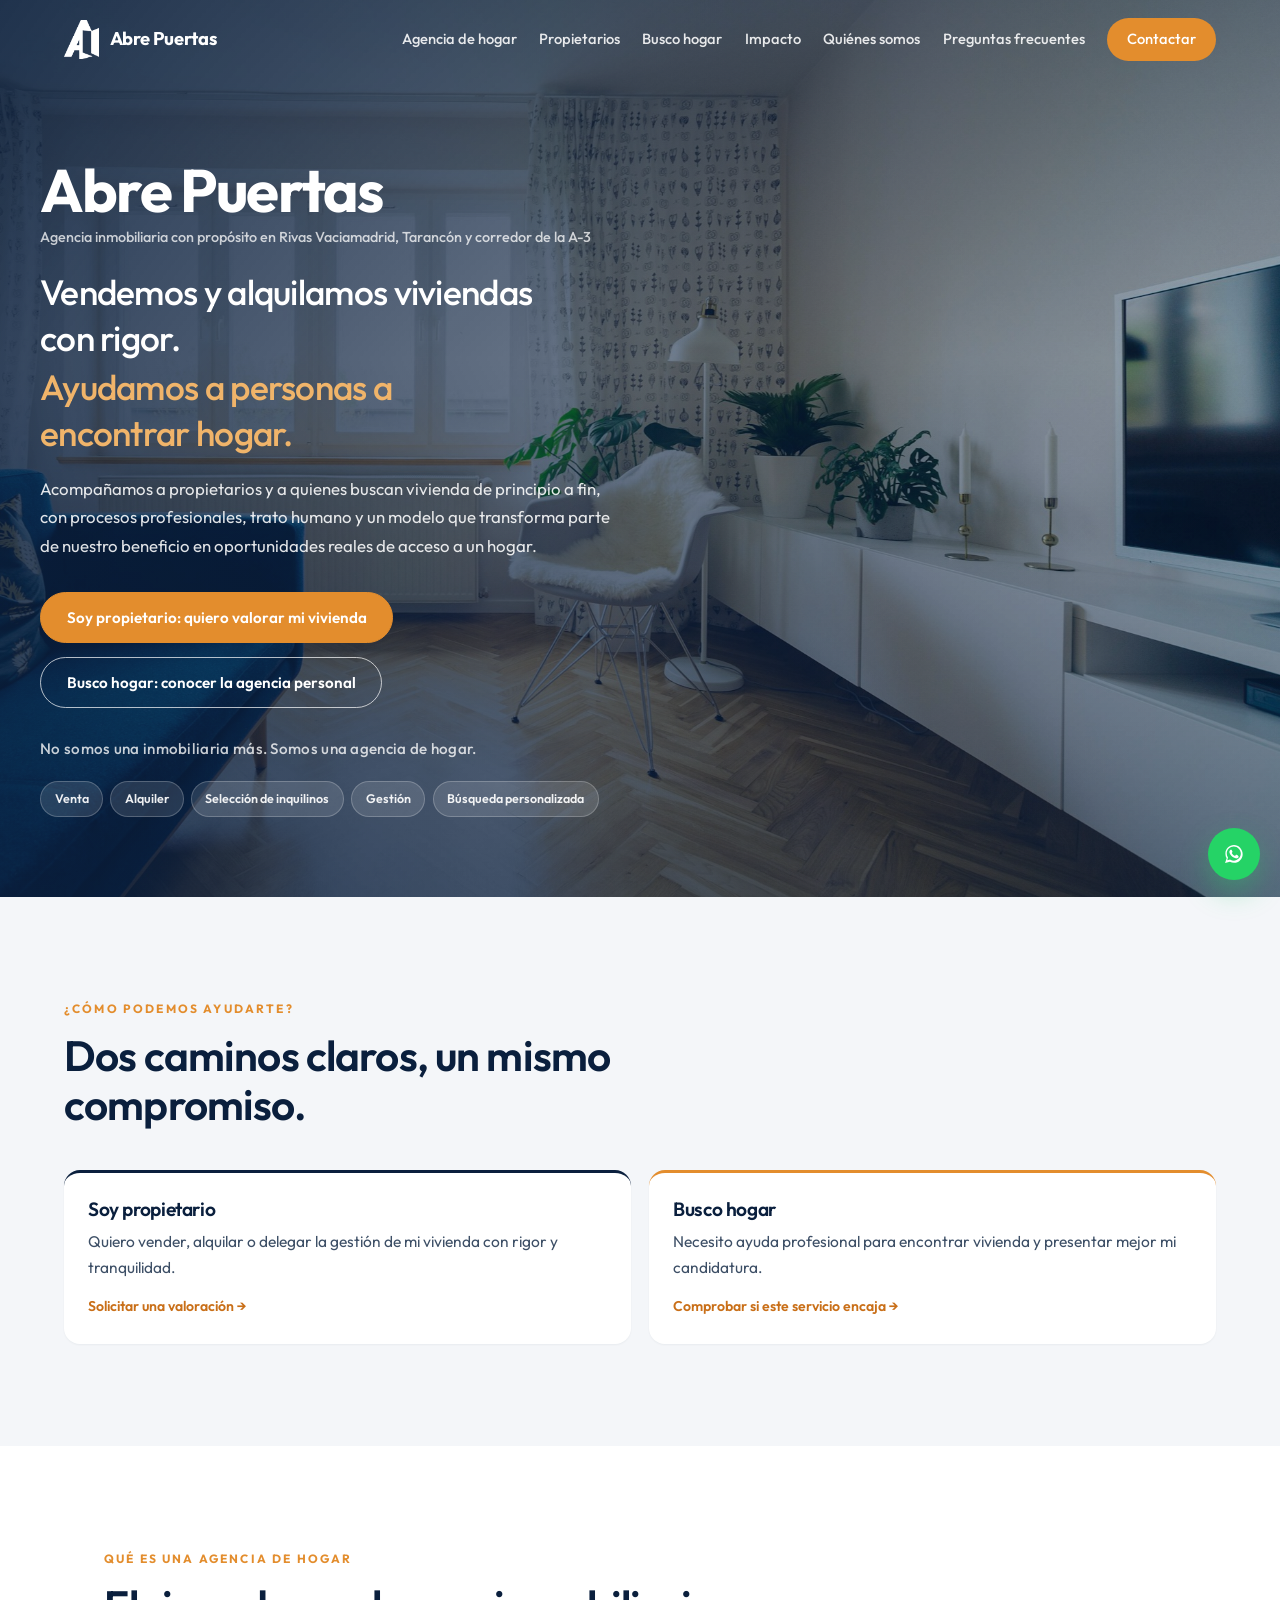
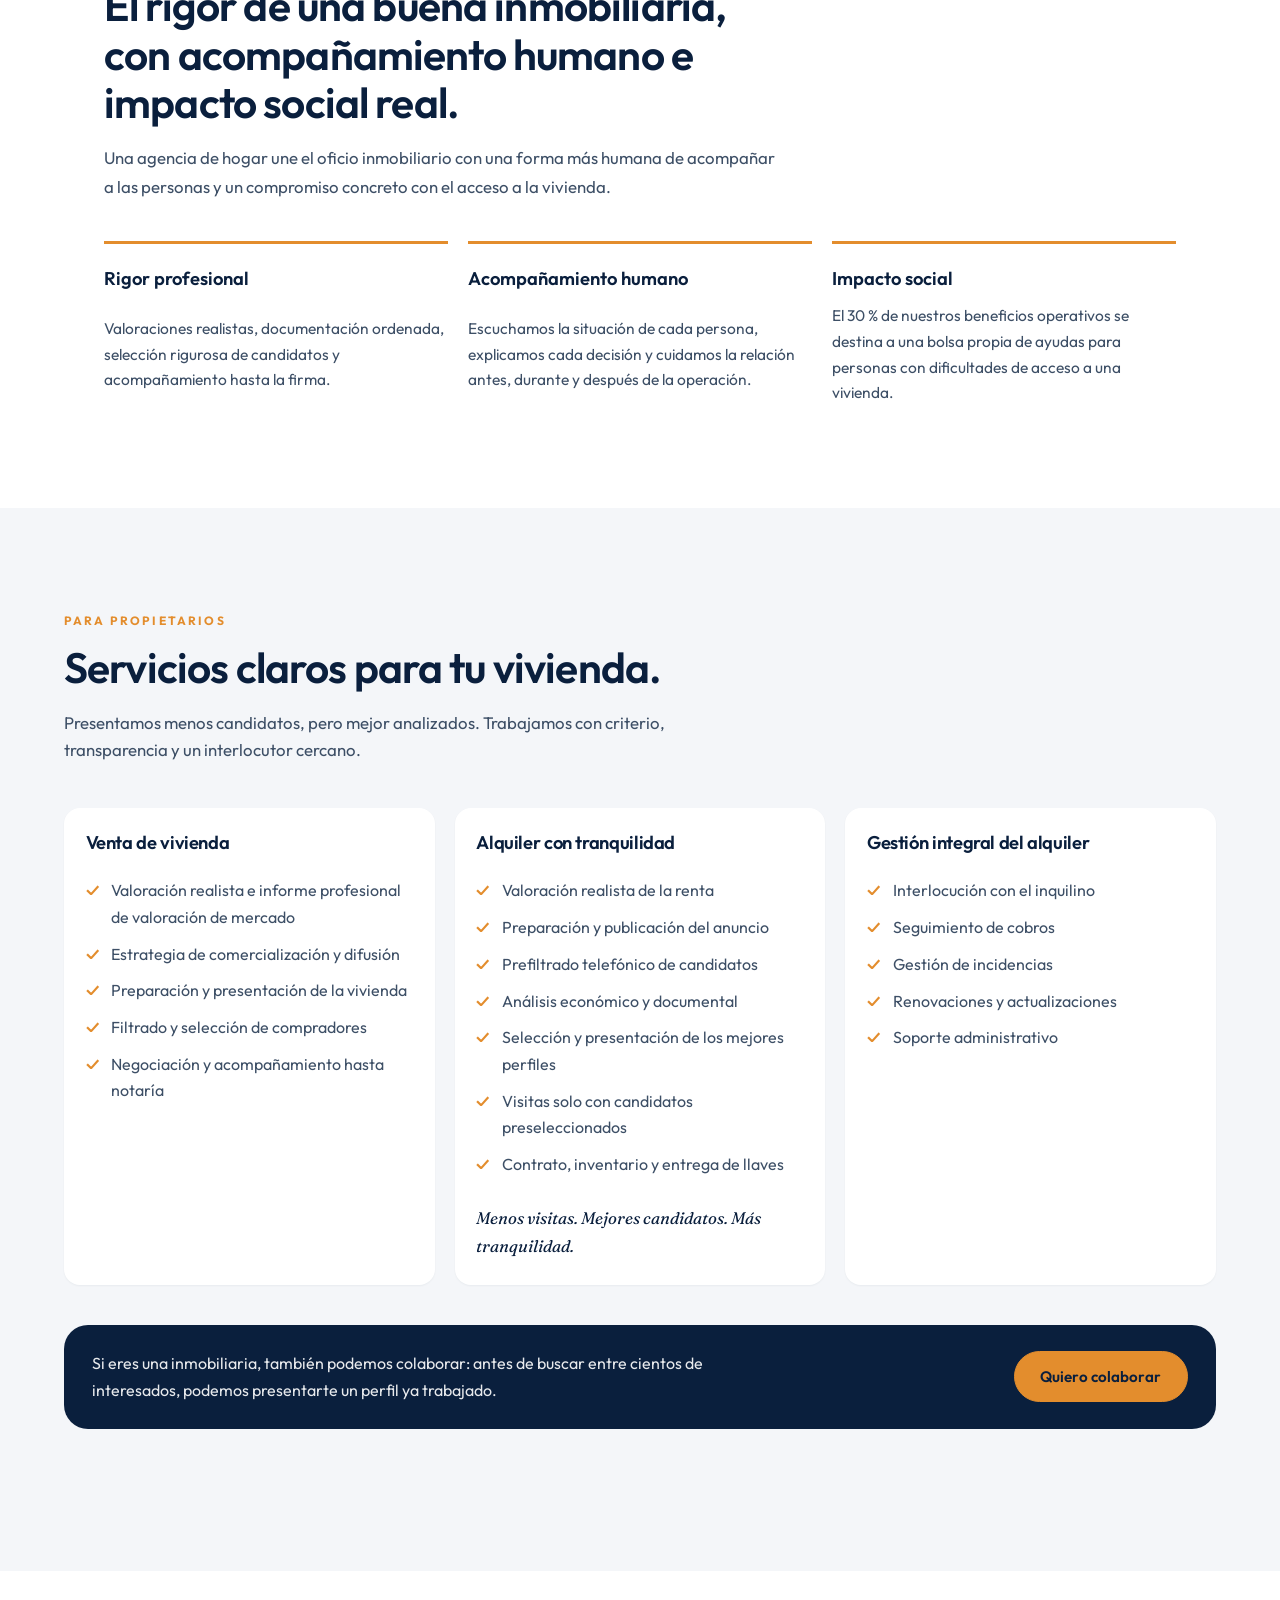
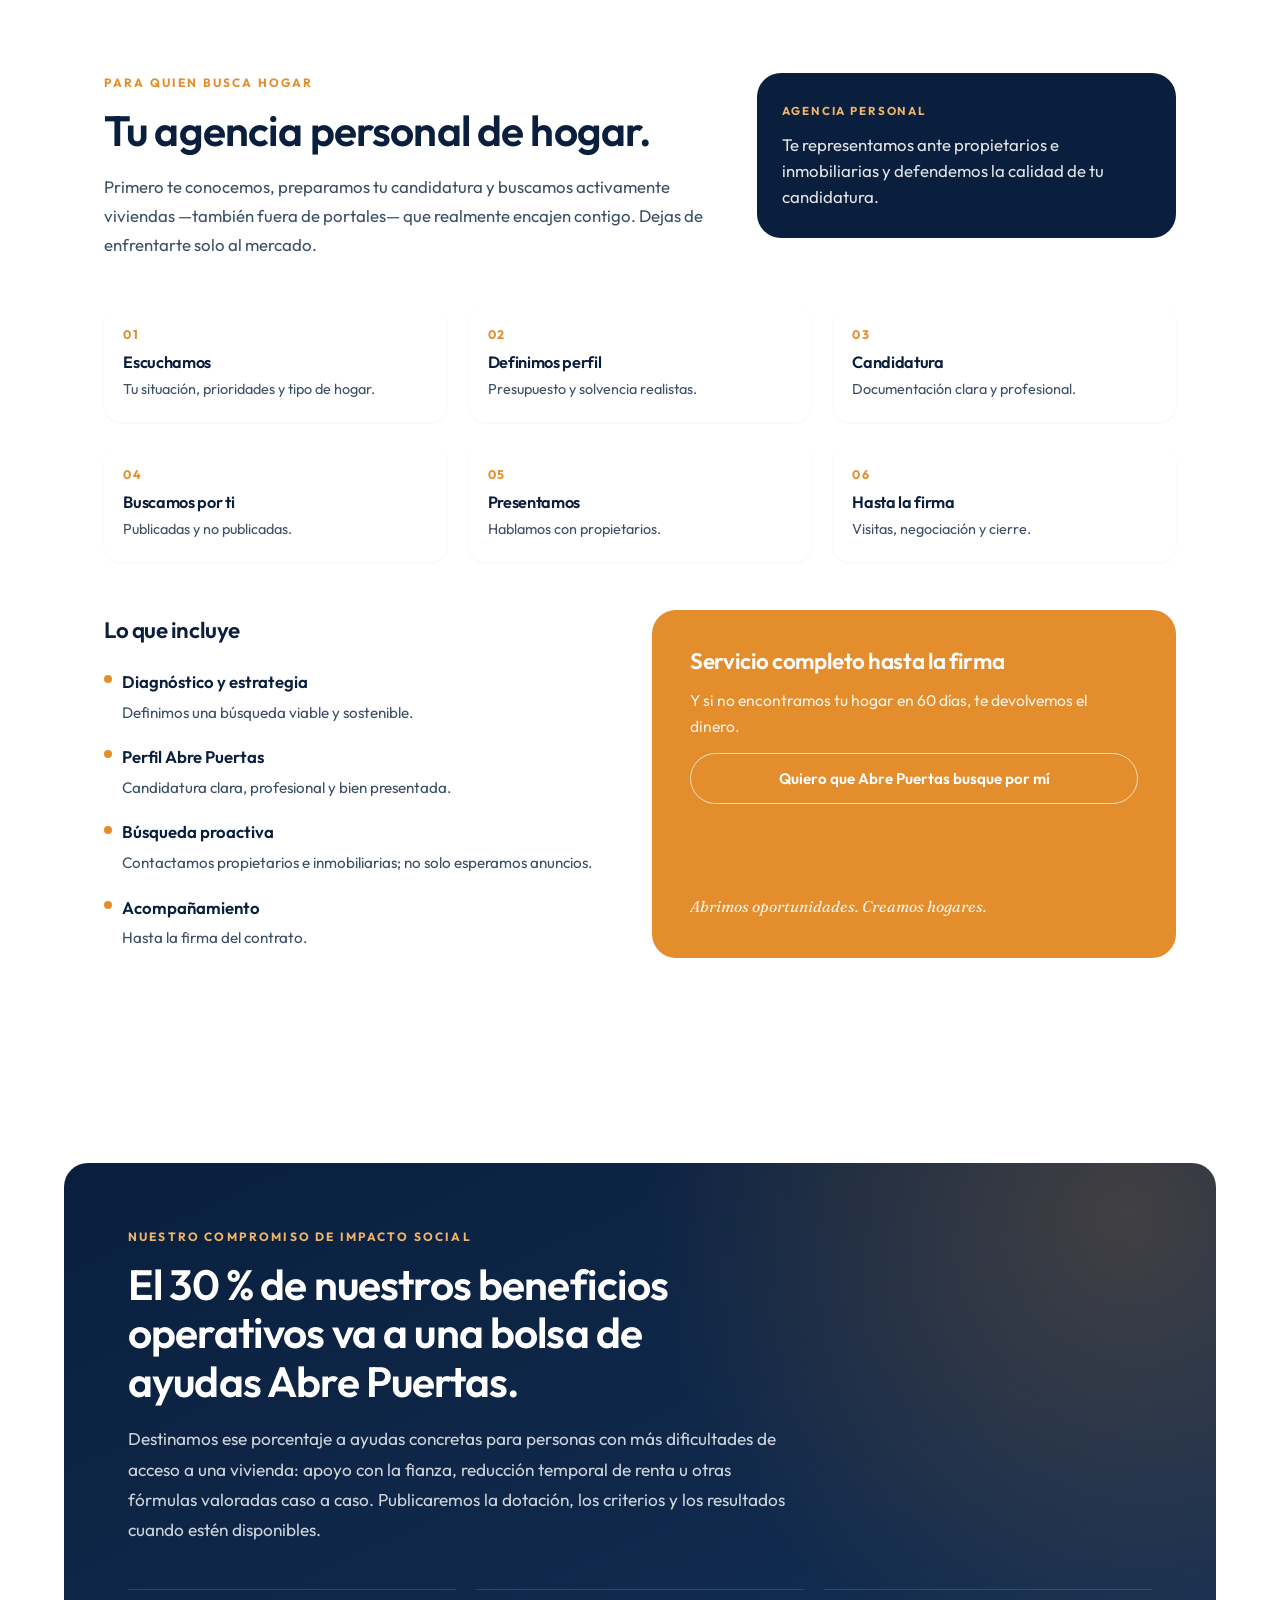
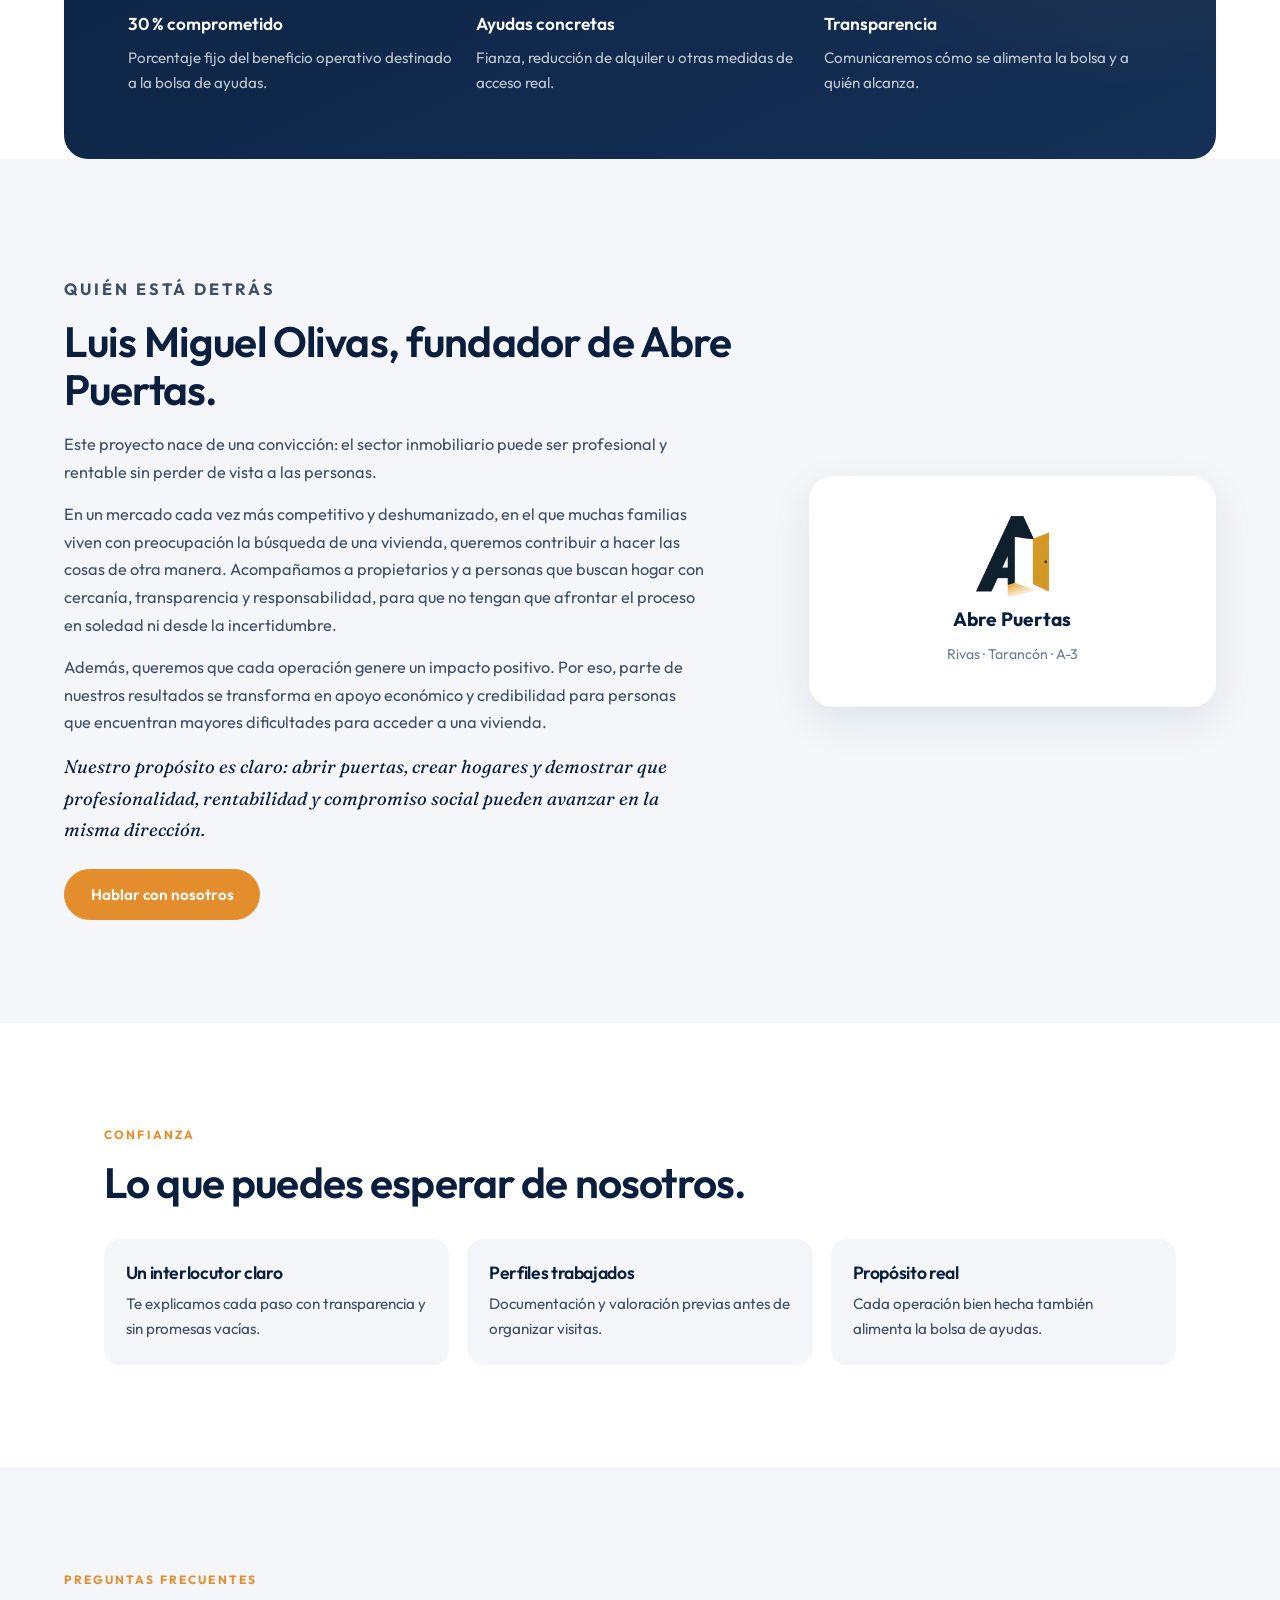
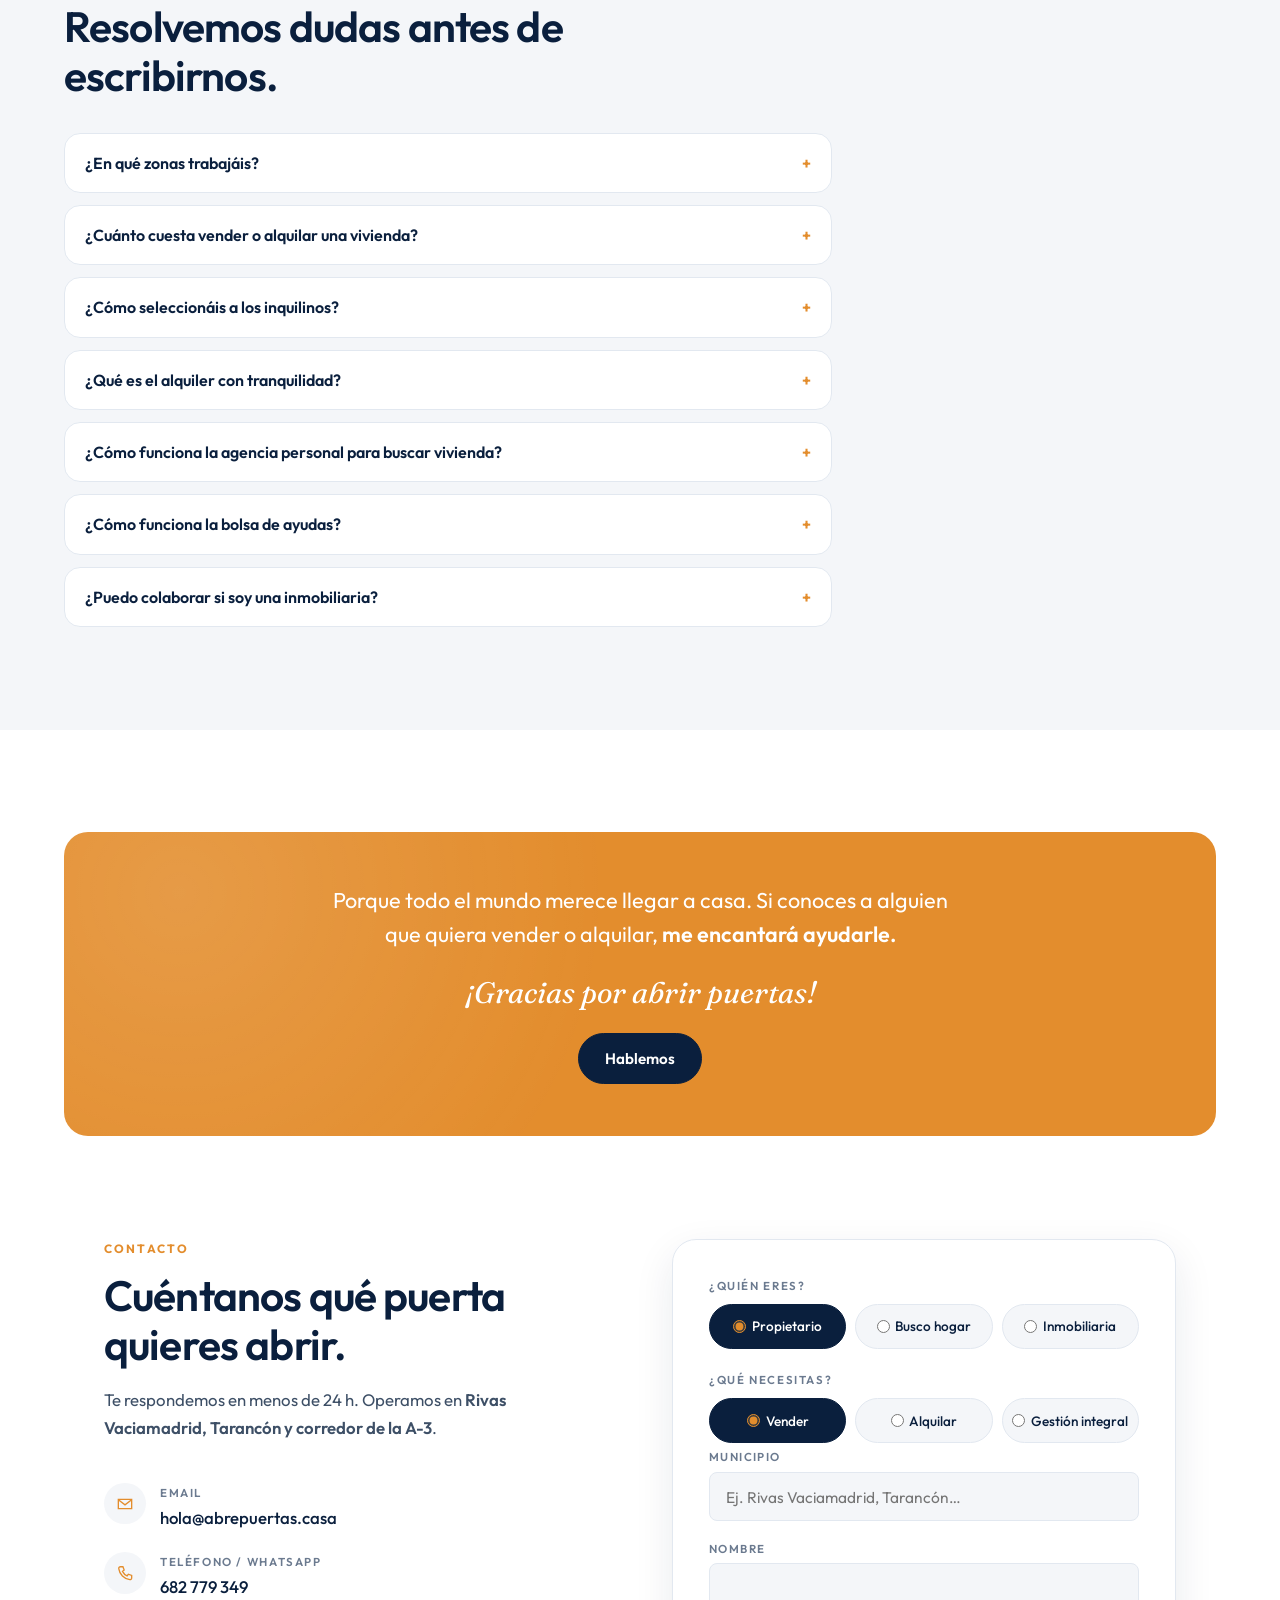
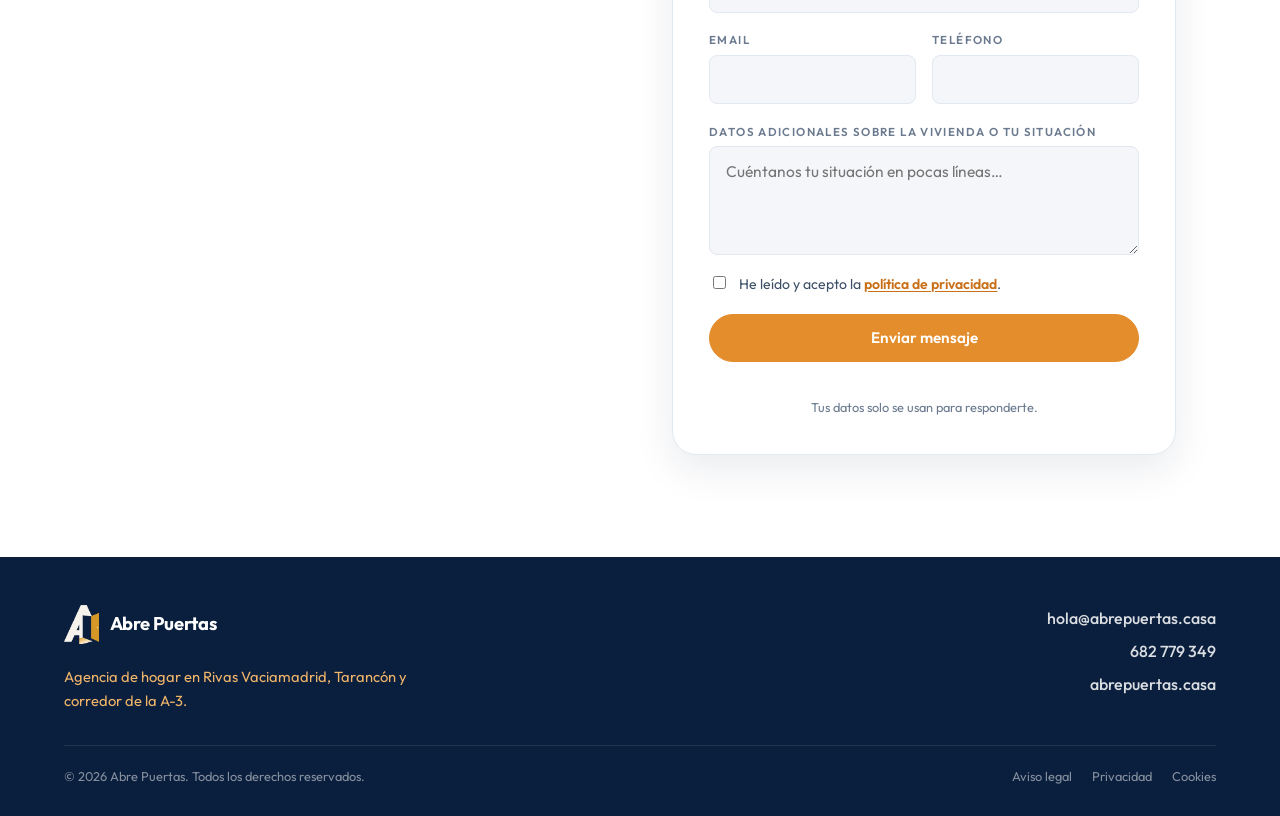
<file: index.html>
<!doctype html>
<html lang="es">
  <head>
    <meta charset="UTF-8" />
    <meta name="viewport" content="width=device-width, initial-scale=1.0" />
    <meta name="theme-color" content="#0a1f3d" />
    <meta
      name="description"
      content="Abre Puertas, inmobiliaria con propósito en Rivas Vaciamadrid, Tarancón y corredor de la A-3. Venta, alquiler, selección de inquilinos y agencia personal para quien busca hogar."
    />
    <title>Abre Puertas | Inmobiliaria con propósito en Rivas Vaciamadrid</title>
    <link rel="icon" type="image/png" href="assets/abrepuertas-icon.png" />
    <link rel="preconnect" href="https://fonts.googleapis.com" />
    <link rel="preconnect" href="https://fonts.gstatic.com" crossorigin />
    <link
      href="https://fonts.googleapis.com/css2?family=Outfit:wght@400;500;600;700&family=Fraunces:opsz,wght@9..144,500;9..144,600&display=swap"
      rel="stylesheet"
    />
    <link rel="stylesheet" href="styles.css?v=20260820a" />
    <script
      defer
      data-domain="abrepuertas.casa"
      src="https://plausible.io/js/script.js"
    ></script>
  </head>
  <body>
    <a class="skip-link" href="#inicio">Saltar al contenido</a>

    <header class="site-header" aria-label="Cabecera principal">
      <div class="site-header__inner">
        <a class="brand" href="#inicio" aria-label="Abre Puertas, ir al inicio">
          <img
            class="brand__mark"
            src="assets/abrepuertas-icon.png"
            alt=""
            width="40"
            height="44"
            decoding="async"
            fetchpriority="high"
          />
          <span class="brand__text">Abre Puertas</span>
        </a>

        <button
          class="menu-toggle"
          type="button"
          aria-expanded="false"
          aria-controls="site-nav"
          aria-label="Abrir menú de navegación"
        >
          <span></span>
          <span></span>
          <span></span>
        </button>

        <nav class="site-nav" id="site-nav" aria-label="Navegación principal">
          <a href="#agencia">Agencia de hogar</a>
          <a href="#propietarios">Propietarios</a>
          <a href="#inquilinos">Busco hogar</a>
          <a href="#impacto">Impacto</a>
          <a href="#equipo">Quiénes somos</a>
          <a href="#faq">Preguntas frecuentes</a>
          <a href="#contacto" class="site-nav__cta">Contactar</a>
        </nav>
      </div>
    </header>

    <div class="nav-overlay" hidden></div>

    <main>
      <!-- 1. PORTADA -->
      <section class="hero" id="inicio" aria-labelledby="hero-title">
        <div class="hero__media" aria-hidden="true">
          <img
            src="assets/hero-hogar.jpg?v=calido"
            alt=""
            width="2000"
            height="1335"
            decoding="async"
            fetchpriority="high"
          />
        </div>
        <div class="hero__veil" aria-hidden="true"></div>

        <div class="hero__content">
          <p class="hero__brand">Abre Puertas</p>
          <p class="hero__zone">
            Agencia inmobiliaria con propósito en Rivas Vaciamadrid, Tarancón y corredor de la A-3
          </p>
          <h1 id="hero-title">
            Vendemos y alquilamos viviendas con rigor.
            <span>Ayudamos a personas a encontrar hogar.</span>
          </h1>
          <p class="hero__lead">
            Acompañamos a propietarios y a quienes buscan vivienda de principio
            a fin, con procesos profesionales, trato humano y un modelo que
            transforma parte de nuestro beneficio en oportunidades reales de
            acceso a un hogar.
          </p>
          <div class="hero__actions">
            <a class="button button--primary" href="#contacto" data-rol="propietario">
              Soy propietario: quiero valorar mi vivienda
            </a>
            <a class="button button--ghost" href="#inquilinos" data-rol="inquilino">
              Busco hogar: conocer la agencia personal
            </a>
          </div>
          <p class="hero__promise">No somos una inmobiliaria más. Somos una agencia de hogar.</p>
          <ul class="hero__strip" aria-label="Servicios">
            <li>Venta</li>
            <li>Alquiler</li>
            <li>Selección de inquilinos</li>
            <li>Gestión</li>
            <li>Búsqueda personalizada</li>
          </ul>
        </div>
      </section>

      <!-- 2. DOS CAMINOS -->
      <section class="paths" aria-labelledby="paths-title">
        <div class="paths__inner">
          <p class="section-label">¿Cómo podemos ayudarte?</p>
          <h2 id="paths-title">Dos caminos claros, un mismo compromiso.</h2>
          <div class="paths__grid paths__grid--two">
            <a class="path-card" href="#propietarios">
              <h3>Soy propietario</h3>
              <p>
                Quiero vender, alquilar o delegar la gestión de mi vivienda con
                rigor y tranquilidad.
              </p>
              <span>Solicitar una valoración →</span>
            </a>
            <a class="path-card path-card--accent" href="#inquilinos">
              <h3>Busco hogar</h3>
              <p>
                Necesito ayuda profesional para encontrar vivienda y presentar
                mejor mi candidatura.
              </p>
              <span>Comprobar si este servicio encaja →</span>
            </a>
          </div>
        </div>
      </section>

      <!-- 3. QUÉ ES UNA AGENCIA DE HOGAR -->
      <section class="pillars" id="agencia" aria-labelledby="pillars-title">
        <div class="pillars__inner">
          <p class="section-label">Qué es una agencia de hogar</p>
          <h2 id="pillars-title">
            El rigor de una buena inmobiliaria, con acompañamiento humano e impacto social real.
          </h2>
          <p class="pillars__lead">
            Una agencia de hogar une el oficio inmobiliario con una forma más
            humana de acompañar a las personas y un compromiso concreto con el
            acceso a la vivienda.
          </p>
          <ul class="pillars__grid">
            <li>
              <strong>Rigor profesional</strong>
              <span>
                Valoraciones realistas, documentación ordenada, selección
                rigurosa de candidatos y acompañamiento hasta la firma.
              </span>
            </li>
            <li>
              <strong>Acompañamiento humano</strong>
              <span>
                Escuchamos la situación de cada persona, explicamos cada
                decisión y cuidamos la relación antes, durante y después de la
                operación.
              </span>
            </li>
            <li>
              <strong>Impacto social</strong>
              <span>
                El 30&nbsp;% de nuestros beneficios operativos se destina a una
                bolsa propia de ayudas para personas con dificultades de acceso
                a una vivienda.
              </span>
            </li>
          </ul>
        </div>
      </section>

      <!-- 4. SERVICIOS PROPIETARIOS -->
      <section class="audience" id="propietarios" aria-labelledby="owners-title">
        <div class="audience__head">
          <p class="section-label">Para propietarios</p>
          <h2 id="owners-title">Servicios claros para tu vivienda.</h2>
          <p>
            Presentamos menos candidatos, pero mejor analizados. Trabajamos con
            criterio, transparencia y un interlocutor cercano.
          </p>
        </div>

        <div class="owner-services">
          <article>
            <h3>Venta de vivienda</h3>
            <ul class="check-list">
              <li>Valoración realista e informe profesional de valoración de mercado</li>
              <li>Estrategia de comercialización y difusión</li>
              <li>Preparación y presentación de la vivienda</li>
              <li>Filtrado y selección de compradores</li>
              <li>Negociación y acompañamiento hasta notaría</li>
            </ul>
          </article>
          <article>
            <h3>Alquiler con tranquilidad</h3>
            <ul class="check-list">
              <li>Valoración realista de la renta</li>
              <li>Preparación y publicación del anuncio</li>
              <li>Prefiltrado telefónico de candidatos</li>
              <li>Análisis económico y documental</li>
              <li>Selección y presentación de los mejores perfiles</li>
              <li>Visitas solo con candidatos preseleccionados</li>
              <li>Contrato, inventario y entrega de llaves</li>
            </ul>
            <p class="owner-services__tagline">
              Menos visitas. Mejores candidatos. Más tranquilidad.
            </p>
          </article>
          <article>
            <h3>Gestión integral del alquiler</h3>
            <ul class="check-list">
              <li>Interlocución con el inquilino</li>
              <li>Seguimiento de cobros</li>
              <li>Gestión de incidencias</li>
              <li>Renovaciones y actualizaciones</li>
              <li>Soporte administrativo</li>
            </ul>
          </article>
        </div>

        <aside class="collab-note" id="colaboracion">
          <p>
            Si eres una inmobiliaria, también podemos colaborar: antes de buscar
            entre cientos de interesados, podemos presentarte un perfil ya
            trabajado.
          </p>
          <a class="button button--primary" href="#contacto" data-rol="inmobiliaria">
            Quiero colaborar
          </a>
        </aside>
      </section>

      <!-- 5. AGENCIA PERSONAL -->
      <section class="tenants" id="inquilinos" aria-labelledby="tenants-title">
        <div class="tenants__hero">
          <div class="tenants__copy">
            <p class="section-label">Para quien busca hogar</p>
            <h2 id="tenants-title">Tu agencia personal de hogar.</h2>
            <p>
              Primero te conocemos, preparamos tu candidatura y buscamos
              activamente viviendas —también fuera de portales— que realmente
              encajen contigo. Dejas de enfrentarte solo al mercado.
            </p>
          </div>
          <aside class="tenants__badge">
            <p class="tenants__badge-kicker">Agencia personal</p>
            <p>
              Te representamos ante propietarios e inmobiliarias y defendemos
              la calidad de tu candidatura.
            </p>
          </aside>
        </div>

        <ol class="process process--six">
          <li>
            <span class="process__num">01</span>
            <h3>Escuchamos</h3>
            <p>Tu situación, prioridades y tipo de hogar.</p>
          </li>
          <li>
            <span class="process__num">02</span>
            <h3>Definimos perfil</h3>
            <p>Presupuesto y solvencia realistas.</p>
          </li>
          <li>
            <span class="process__num">03</span>
            <h3>Candidatura</h3>
            <p>Documentación clara y profesional.</p>
          </li>
          <li>
            <span class="process__num">04</span>
            <h3>Buscamos por ti</h3>
            <p>Publicadas y no publicadas.</p>
          </li>
          <li>
            <span class="process__num">05</span>
            <h3>Presentamos</h3>
            <p>Hablamos con propietarios.</p>
          </li>
          <li>
            <span class="process__num">06</span>
            <h3>Hasta la firma</h3>
            <p>Visitas, negociación y cierre.</p>
          </li>
        </ol>

        <div class="tenant-value">
          <div class="tenant-value__why">
            <h3>Lo que incluye</h3>
            <ul>
              <li>
                <strong>Diagnóstico y estrategia</strong>
                <span>Definimos una búsqueda viable y sostenible.</span>
              </li>
              <li>
                <strong>Perfil Abre Puertas</strong>
                <span>Candidatura clara, profesional y bien presentada.</span>
              </li>
              <li>
                <strong>Búsqueda proactiva</strong>
                <span>Contactamos propietarios e inmobiliarias; no solo esperamos anuncios.</span>
              </li>
              <li>
                <strong>Acompañamiento</strong>
                <span>Hasta la firma del contrato.</span>
              </li>
            </ul>
          </div>
          <aside class="tenant-value__includes">
            <h3>Servicio completo hasta la firma</h3>
            <p>
              Y si no encontramos tu hogar en 60 días, te devolvemos el dinero.
            </p>
            <a class="button button--ghost" href="#contacto" data-rol="inquilino">
              Quiero que Abre Puertas busque por mí
            </a>
            <p class="tenant-value__motto">Abrimos oportunidades. Creamos hogares.</p>
          </aside>
        </div>
      </section>

      <!-- 6. IMPACTO SOCIAL -->
      <section class="impact" id="impacto" aria-labelledby="impact-title">
        <div class="impact__inner">
          <div class="impact__copy">
            <p class="section-label">Nuestro compromiso de impacto social</p>
            <h2 id="impact-title">
              El 30&nbsp;% de nuestros beneficios operativos va a una bolsa de ayudas Abre Puertas.
            </h2>
            <p>
              Destinamos ese porcentaje a ayudas concretas para personas con
              más dificultades de acceso a una vivienda: apoyo con la fianza,
              reducción temporal de renta u otras fórmulas valoradas caso a caso.
              Publicaremos la dotación, los criterios y los resultados cuando
              estén disponibles.
            </p>
          </div>
          <ul class="impact__points">
            <li>
              <strong>30&nbsp;% comprometido</strong>
              <span>Porcentaje fijo del beneficio operativo destinado a la bolsa de ayudas.</span>
            </li>
            <li>
              <strong>Ayudas concretas</strong>
              <span>Fianza, reducción de alquiler u otras medidas de acceso real.</span>
            </li>
            <li>
              <strong>Transparencia</strong>
              <span>Comunicaremos cómo se alimenta la bolsa y a quién alcanza.</span>
            </li>
          </ul>
        </div>
      </section>

      <!-- 7. QUIÉN ESTÁ DETRÁS -->
      <section class="founder" id="equipo" aria-labelledby="founder-title">
        <div class="founder__inner">
          <div class="founder__copy">
            <p class="section-label">Quién está detrás</p>
            <h2 id="founder-title">Luis Miguel Olivas, fundador de Abre Puertas.</h2>
            <p>
              Este proyecto nace de una convicción: el sector inmobiliario puede
              ser profesional y rentable sin perder de vista a las personas.
            </p>
            <p>
              En un mercado cada vez más competitivo y deshumanizado, en el que
              muchas familias viven con preocupación la búsqueda de una vivienda,
              queremos contribuir a hacer las cosas de otra manera. Acompañamos a
              propietarios y a personas que buscan hogar con cercanía,
              transparencia y responsabilidad, para que no tengan que afrontar el
              proceso en soledad ni desde la incertidumbre.
            </p>
            <p>
              Además, queremos que cada operación genere un impacto positivo. Por
              eso, parte de nuestros resultados se transforma en apoyo económico
              y credibilidad para personas que encuentran mayores dificultades
              para acceder a una vivienda.
            </p>
            <p class="founder__motto">
              Nuestro propósito es claro: abrir puertas, crear hogares y
              demostrar que profesionalidad, rentabilidad y compromiso social
              pueden avanzar en la misma dirección.
            </p>
            <a class="button button--primary" href="#contacto">Hablar con nosotros</a>
          </div>
          <div class="founder__card" aria-hidden="true">
            <img
              src="assets/abrepuertas-icon.png"
              alt=""
              width="120"
              height="130"
              loading="lazy"
              decoding="async"
            />
            <p>Abre Puertas</p>
            <span>Rivas · Tarancón · A-3</span>
          </div>
        </div>
      </section>

      <!-- 8. LO QUE PUEDES ESPERAR -->
      <section class="trust" id="confianza" aria-labelledby="trust-title">
        <div class="trust__inner">
          <p class="section-label">Confianza</p>
          <h2 id="trust-title">Lo que puedes esperar de nosotros.</h2>
          <div class="trust__grid">
            <article>
              <h3>Un interlocutor claro</h3>
              <p>Te explicamos cada paso con transparencia y sin promesas vacías.</p>
            </article>
            <article>
              <h3>Perfiles trabajados</h3>
              <p>Documentación y valoración previas antes de organizar visitas.</p>
            </article>
            <article>
              <h3>Propósito real</h3>
              <p>Cada operación bien hecha también alimenta la bolsa de ayudas.</p>
            </article>
          </div>

          <div class="cases" id="casos" hidden>
            <div class="cases__head">
              <p class="section-label">Casos reales</p>
              <h3>Historias de personas a las que hemos acompañado.</h3>
              <p>
                Pronto publicaremos aquí casos reales y testimonios con permiso
                de las personas implicadas. Si ya has trabajado con nosotros y
                quieres compartir tu experiencia, escríbenos.
              </p>
            </div>
          </div>
        </div>
      </section>

      <!-- 9. FAQ -->
      <section class="faq" id="faq" aria-labelledby="faq-title">
        <div class="faq__inner">
          <p class="section-label">Preguntas frecuentes</p>
          <h2 id="faq-title">Resolvemos dudas antes de escribirnos.</h2>
          <div class="faq__list">
            <details>
              <summary>¿En qué zonas trabajáis?</summary>
              <p>
                En Rivas Vaciamadrid, Tarancón y el corredor de la A-3, además
                del entorno cercano cuando el caso lo permite.
              </p>
            </details>
            <details>
              <summary>¿Cuánto cuesta vender o alquilar una vivienda?</summary>
              <p>
                Depende del servicio y de la operación. Cuéntanos tu caso y te
                enviamos una propuesta clara, sin compromiso.
              </p>
            </details>
            <details>
              <summary>¿Cómo seleccionáis a los inquilinos?</summary>
              <p>
                Con filtrado previo, análisis económico y documental, y visitas
                solo con perfiles que encajan con la vivienda y sus condiciones.
              </p>
            </details>
            <details>
              <summary>¿Qué es el alquiler con tranquilidad?</summary>
              <p>
                Es cómo gestionamos el alquiler de tu vivienda: valoración de la
                renta, filtrado y selección rigurosa de candidatos, visitas solo
                con perfiles preseleccionados y acompañamiento hasta la entrega
                de llaves. Es un proceso profesional; no es un seguro de impago
                ni un aval.
              </p>
            </details>
            <details>
              <summary>¿Cómo funciona la agencia personal para buscar vivienda?</summary>
              <p>
                Te conocemos, preparamos tu perfil, buscamos activamente
                oportunidades y presentamos tu candidatura a propietarios e
                inmobiliarias, acompañándote hasta la firma.
              </p>
            </details>
            <details>
              <summary>¿Cómo funciona la bolsa de ayudas?</summary>
              <p>
                Destinamos el 30&nbsp;% de nuestros beneficios operativos a
                ayudas concretas de acceso a vivienda. Publicaremos dotación,
                criterios y resultados cuando estén disponibles.
              </p>
            </details>
            <details>
              <summary>¿Puedo colaborar si soy una inmobiliaria?</summary>
              <p>
                Sí. Podemos aportar demanda cualificada de nuestro pool de
                candidatos verificados, también antes de publicar un anuncio.
              </p>
            </details>
          </div>
        </div>
      </section>

      <!-- 10. BANNER -->
      <section class="banner" aria-label="Cierre">
        <div class="banner__inner">
          <p>
            Porque todo el mundo merece llegar a casa. Si conoces a alguien que
            quiera vender o alquilar, <strong>me encantará ayudarle.</strong>
          </p>
          <p class="banner__thanks">¡Gracias por abrir puertas!</p>
          <a class="button button--on-orange" href="#contacto">Hablemos</a>
        </div>
      </section>

      <!-- 11. CONTACTO -->
      <section class="contact" id="contacto" aria-labelledby="contact-title">
        <div class="contact__intro">
          <p class="section-label">Contacto</p>
          <h2 id="contact-title">Cuéntanos qué puerta quieres abrir.</h2>
          <p>
            Te respondemos en menos de 24&nbsp;h. Operamos en
            <strong>Rivas Vaciamadrid, Tarancón y corredor de la A-3</strong>.
          </p>
          <ul class="contact__channels">
            <li>
              <span class="contact__icon" aria-hidden="true">
                <svg viewBox="0 0 24 24" width="20" height="20" fill="none" stroke="currentColor" stroke-width="1.6">
                  <path d="M4 6.5h16v11H4z" />
                  <path d="m4 7 8 6 8-6" />
                </svg>
              </span>
              <div>
                <strong>Email</strong>
                <a href="mailto:hola@abrepuertas.casa">hola@abrepuertas.casa</a>
              </div>
            </li>
            <li>
              <span class="contact__icon" aria-hidden="true">
                <svg viewBox="0 0 24 24" width="20" height="20" fill="none" stroke="currentColor" stroke-width="1.6">
                  <path d="M6.5 4.5h3l1.5 4-2 1.5a12 12 0 0 0 5.5 5.5l1.5-2 4 1.5v3a2 2 0 0 1-2.2 2A15.5 15.5 0 0 1 4.5 6.7 2 2 0 0 1 6.5 4.5Z" />
                </svg>
              </span>
              <div>
                <strong>Teléfono / WhatsApp</strong>
                <a href="tel:+34682779349">682 779 349</a>
              </div>
            </li>
          </ul>
        </div>

        <div class="contact__panel">
          <form
            class="contact__form"
            action="https://formspree.io/f/xykrrrzw"
            method="POST"
            novalidate
            aria-label="Formulario de contacto"
          >
            <input type="hidden" name="_subject" value="Nuevo mensaje desde abrepuertas.casa" />
            <input type="text" name="_gotcha" tabindex="-1" autocomplete="off" class="hp-field" aria-hidden="true" />

            <fieldset class="contact__role" aria-label="¿Quién eres?">
              <legend>¿Quién eres?</legend>
              <label>
                <input type="radio" name="rol" value="propietario" checked />
                <span>Propietario</span>
              </label>
              <label>
                <input type="radio" name="rol" value="inquilino" />
                <span>Busco hogar</span>
              </label>
              <label>
                <input type="radio" name="rol" value="inmobiliaria" />
                <span>Inmobiliaria</span>
              </label>
            </fieldset>

            <div class="form-extra" data-for="propietario">
              <fieldset class="contact__role contact__role--sub" aria-label="¿Qué necesitas?">
                <legend>¿Qué necesitas?</legend>
                <label>
                  <input type="radio" name="interes" value="venta" checked />
                  <span>Vender</span>
                </label>
                <label>
                  <input type="radio" name="interes" value="alquiler" />
                  <span>Alquilar</span>
                </label>
                <label>
                  <input type="radio" name="interes" value="gestion" />
                  <span>Gestión integral</span>
                </label>
              </fieldset>
              <label class="field">
                <span>Municipio</span>
                <input
                  type="text"
                  name="municipio"
                  placeholder="Ej. Rivas Vaciamadrid, Tarancón…"
                  data-required
                  required
                />
              </label>
            </div>

            <div class="form-extra" data-for="inquilino" hidden>
              <div class="field-row">
                <label class="field">
                  <span>Zona aproximada</span>
                  <input type="text" name="zona" placeholder="Ej. Rivas, Tarancón…" />
                </label>
                <label class="field">
                  <span>Presupuesto / mes</span>
                  <input type="text" name="presupuesto" placeholder="Ej. 900–1100 €" />
                </label>
              </div>
            </div>

            <div class="form-extra" data-for="inmobiliaria" hidden>
              <label class="field">
                <span>Nombre de la inmobiliaria</span>
                <input type="text" name="inmobiliaria_nombre" placeholder="Opcional" />
              </label>
            </div>

            <label class="field">
              <span>Nombre</span>
              <input type="text" id="nombre" name="nombre" autocomplete="name" required />
            </label>

            <div class="field-row">
              <label class="field">
                <span>Email</span>
                <input type="email" id="email" name="email" autocomplete="email" required />
              </label>
              <label class="field">
                <span>Teléfono</span>
                <input type="tel" id="telefono" name="telefono" autocomplete="tel" required />
              </label>
            </div>

            <label class="field">
              <span>Datos adicionales sobre la vivienda o tu situación</span>
              <textarea
                id="mensaje"
                name="mensaje"
                rows="4"
                placeholder="Cuéntanos tu situación en pocas líneas…"
                required
              ></textarea>
            </label>

            <div class="field field--check">
              <input type="checkbox" id="privacidad-check" name="privacidad" value="aceptada" required />
              <label for="privacidad-check">
                He leído y acepto la
                <a href="/privacidad.html">política de privacidad</a>.
              </label>
            </div>

            <button type="submit" class="button button--primary button--full">
              Enviar mensaje
            </button>
            <p class="contact__feedback" role="status" aria-live="polite"></p>
            <p class="contact__legal">Tus datos solo se usan para responderte.</p>
          </form>

          <div class="contact__success" hidden>
            <p class="contact__success-kicker">Mensaje enviado</p>
            <h3>¡Gracias! Te responderemos en menos de 24&nbsp;h.</h3>
            <p>
              Hemos recibido tu consulta. Si lo prefieres, también puedes
              escribirnos ahora por WhatsApp.
            </p>
            <a
              class="button button--primary"
              href="https://wa.me/34682779349?text=Hola%20Abre%20Puertas%2C%20acabo%20de%20enviar%20el%20formulario%20y%20me%20gustar%C3%ADa%20hablar"
              target="_blank"
              rel="noopener noreferrer"
            >
              Abrir WhatsApp
            </a>
            <button type="button" class="button button--ghost-dark contact__success-reset">
              Enviar otro mensaje
            </button>
          </div>
        </div>
      </section>
    </main>

    <footer class="site-footer" aria-label="Pie de página">
      <div class="site-footer__inner">
        <div class="site-footer__brand">
          <a class="brand brand--footer" href="#inicio" aria-label="Abre Puertas, ir al inicio">
            <img
              class="brand__mark"
              src="assets/abrepuertas-icon-light.png"
              alt=""
              width="36"
              height="39"
              decoding="async"
              loading="lazy"
            />
            <span class="brand__text">Abre Puertas</span>
          </a>
          <p>
            Agencia de hogar en Rivas Vaciamadrid, Tarancón y corredor de la A-3.
          </p>
        </div>
        <div class="site-footer__contact">
          <a href="mailto:hola@abrepuertas.casa">hola@abrepuertas.casa</a>
          <a href="tel:+34682779349">682 779 349</a>
          <a href="https://abrepuertas.casa">abrepuertas.casa</a>
        </div>
      </div>
      <div class="site-footer__bottom">
        <small>&copy; <span id="year"></span> Abre Puertas. Todos los derechos reservados.</small>
        <nav aria-label="Enlaces legales">
          <a href="/aviso-legal.html">Aviso legal</a>
          <a href="/privacidad.html">Privacidad</a>
          <a href="/cookies.html">Cookies</a>
        </nav>
      </div>
    </footer>

    <a
      class="whatsapp-fab"
      href="https://wa.me/34682779349?text=Hola%20Abre%20Puertas%2C%20me%20gustar%C3%ADa%20m%C3%A1s%20informaci%C3%B3n"
      target="_blank"
      rel="noopener noreferrer"
      aria-label="Escríbenos por WhatsApp"
    >
      <svg viewBox="0 0 32 32" width="22" height="22" aria-hidden="true">
        <path
          fill="currentColor"
          d="M16 3C9 3 3.5 8.5 3.5 15.5c0 2.4.6 4.7 1.8 6.7L3 29l7-1.8c1.9 1 4 1.6 6.1 1.6 7 0 12.5-5.5 12.5-12.5S23 3 16 3zm0 22.7c-1.9 0-3.7-.5-5.3-1.4l-.4-.2-4.1 1.1 1.1-4-.3-.4c-1-1.6-1.5-3.5-1.5-5.4 0-5.6 4.6-10.2 10.2-10.2 2.7 0 5.3 1.1 7.2 3 1.9 1.9 3 4.5 3 7.2 0 5.7-4.7 10.3-10.2 10.3zm5.6-7.7c-.3-.2-1.8-.9-2.1-1-.3-.1-.5-.2-.7.2s-.8 1-1 1.2c-.2.2-.4.3-.7.1-.3-.2-1.3-.5-2.5-1.5-.9-.8-1.5-1.8-1.7-2.1-.2-.3 0-.5.1-.7.1-.1.3-.4.4-.6.1-.2.2-.3.3-.5.1-.2 0-.4 0-.6 0-.2-.7-1.7-1-2.3-.3-.6-.5-.5-.7-.5h-.6c-.2 0-.6.1-.9.4-.3.3-1.2 1.2-1.2 2.9 0 1.7 1.2 3.4 1.4 3.6.2.3 2.4 3.6 5.7 4.9.8.3 1.4.5 1.9.7.8.3 1.5.2 2.1.1.6-.1 1.8-.7 2.1-1.5.3-.7.3-1.4.2-1.5-.1-.1-.3-.2-.6-.4z"
        />
      </svg>
    </a>

    <script src="script.js?v=20260820a"></script>
  </body>
</html>
</file>
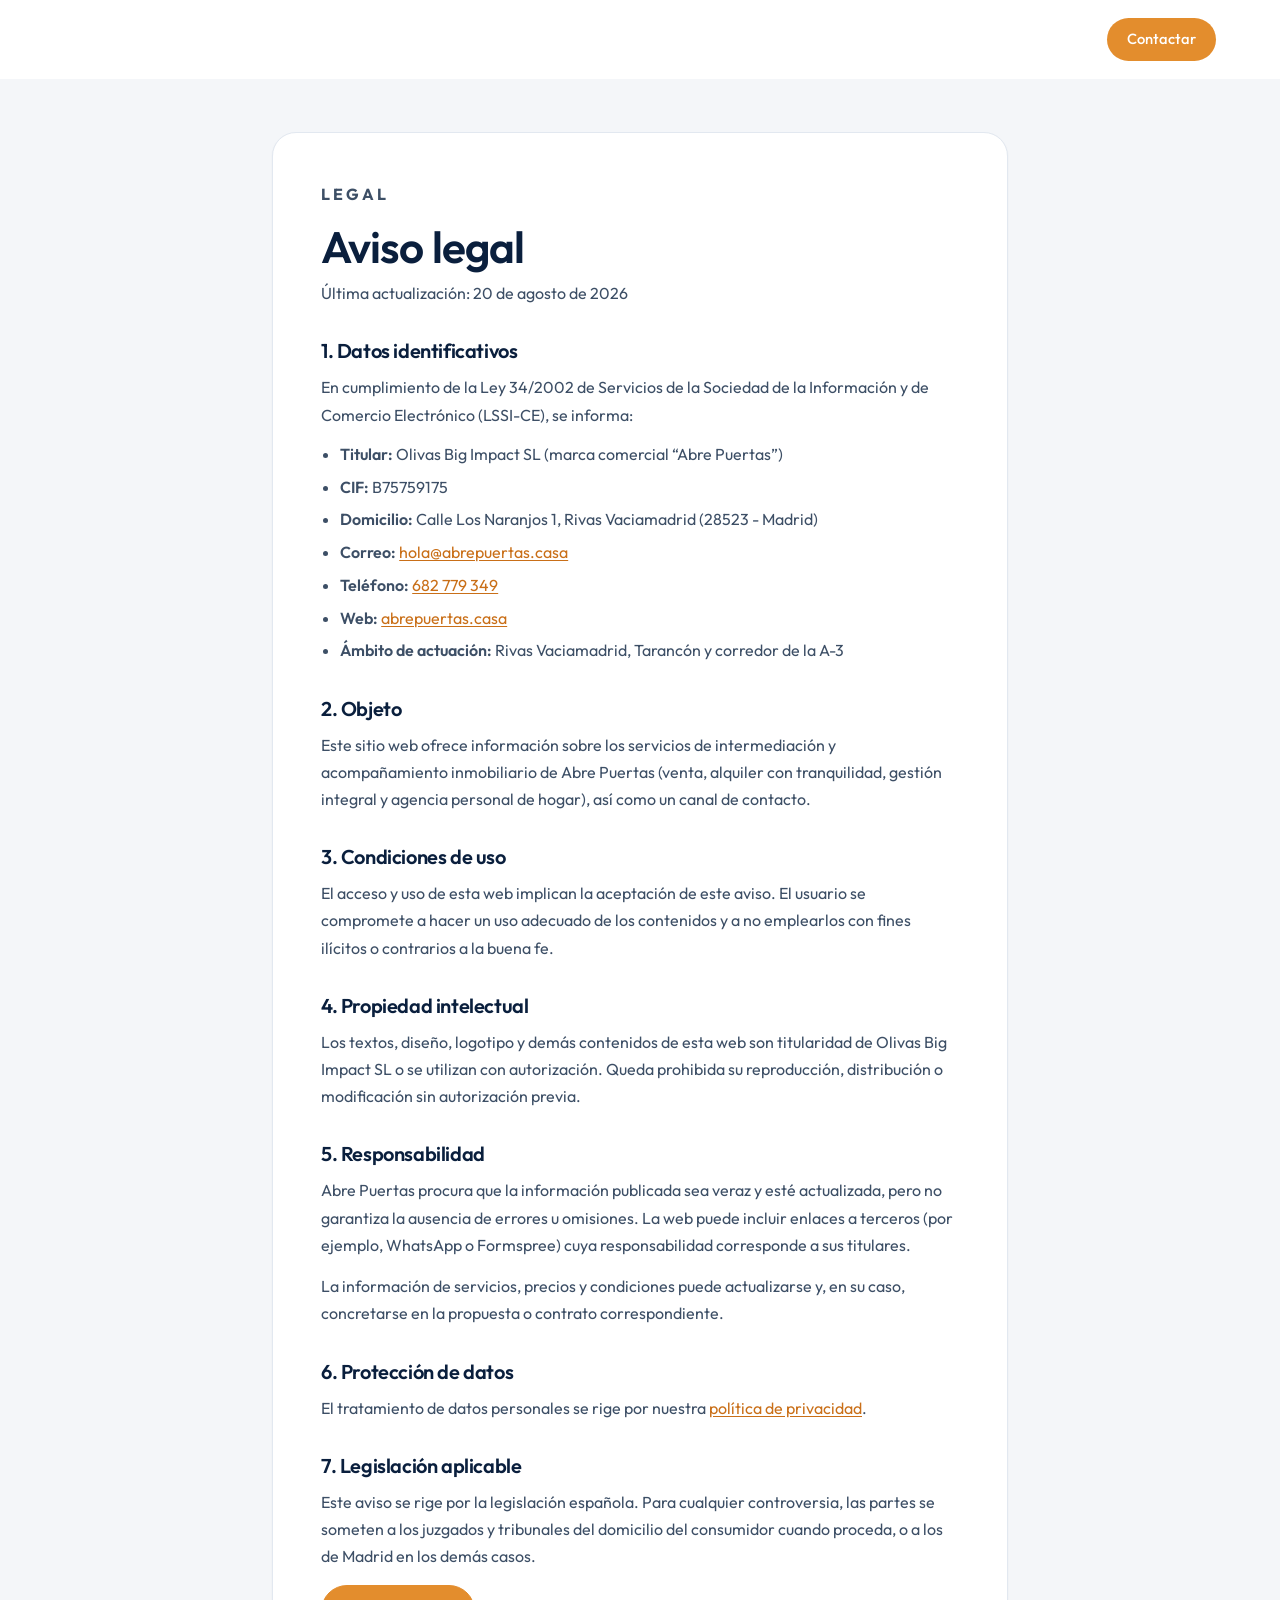
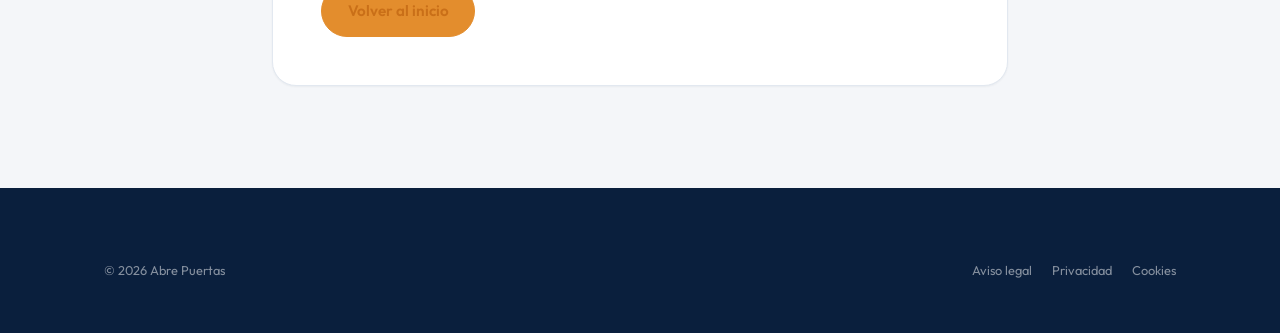
<file: aviso-legal.html>
<!doctype html>
<html lang="es">
  <head>
    <meta charset="UTF-8" />
    <meta name="viewport" content="width=device-width, initial-scale=1.0" />
    <meta name="theme-color" content="#0a1f3d" />
    <meta name="description" content="Aviso legal de Abre Puertas." />
    <title>Aviso legal | Abre Puertas</title>
    <link rel="icon" type="image/png" href="assets/abrepuertas-icon.png" />
    <link rel="preconnect" href="https://fonts.googleapis.com" />
    <link rel="preconnect" href="https://fonts.gstatic.com" crossorigin />
    <link
      href="https://fonts.googleapis.com/css2?family=Outfit:wght@400;500;600;700&family=Fraunces:opsz,wght@9..144,500;9..144,600&display=swap"
      rel="stylesheet"
    />
    <link rel="stylesheet" href="styles.css?v=20260820a" />
  </head>
  <body class="page-legal">
    <a class="skip-link" href="#contenido">Saltar al contenido</a>
    <header class="site-header is-scrolled" aria-label="Cabecera principal">
      <div class="site-header__inner">
        <a class="brand" href="/" aria-label="Abre Puertas, ir al inicio">
          <img class="brand__mark" src="assets/abrepuertas-icon.png" alt="" width="40" height="44" />
          <span class="brand__text">Abre Puertas</span>
        </a>
        <nav class="site-nav" id="site-nav" aria-label="Navegación principal">
          <a href="/#contacto" class="site-nav__cta">Contactar</a>
        </nav>
      </div>
    </header>

    <main class="legal" id="contenido">
      <div class="legal__inner">
        <p class="section-label">Legal</p>
        <h1>Aviso legal</h1>
        <p class="legal__updated">Última actualización: 20 de agosto de 2026</p>

        <h2>1. Datos identificativos</h2>
        <p>
          En cumplimiento de la Ley 34/2002 de Servicios de la Sociedad de la
          Información y de Comercio Electrónico (LSSI-CE), se informa:
        </p>
        <ul>
          <li>
            <strong>Titular:</strong> Olivas Big Impact SL (marca comercial
            “Abre Puertas”)
          </li>
          <li><strong>CIF:</strong> B75759175</li>
          <li>
            <strong>Domicilio:</strong> Calle Los Naranjos 1, Rivas Vaciamadrid
            (28523 - Madrid)
          </li>
          <li>
            <strong>Correo:</strong>
            <a href="mailto:hola@abrepuertas.casa">hola@abrepuertas.casa</a>
          </li>
          <li>
            <strong>Teléfono:</strong>
            <a href="tel:+34682779349">682 779 349</a>
          </li>
          <li>
            <strong>Web:</strong>
            <a href="https://abrepuertas.casa">abrepuertas.casa</a>
          </li>
          <li>
            <strong>Ámbito de actuación:</strong> Rivas Vaciamadrid, Tarancón y
            corredor de la A-3
          </li>
        </ul>

        <h2>2. Objeto</h2>
        <p>
          Este sitio web ofrece información sobre los servicios de intermediación
          y acompañamiento inmobiliario de Abre Puertas (venta, alquiler con
          tranquilidad, gestión integral y agencia personal de hogar), así como
          un canal de contacto.
        </p>

        <h2>3. Condiciones de uso</h2>
        <p>
          El acceso y uso de esta web implican la aceptación de este aviso. El
          usuario se compromete a hacer un uso adecuado de los contenidos y a no
          emplearlos con fines ilícitos o contrarios a la buena fe.
        </p>

        <h2>4. Propiedad intelectual</h2>
        <p>
          Los textos, diseño, logotipo y demás contenidos de esta web son
          titularidad de Olivas Big Impact SL o se utilizan con autorización.
          Queda prohibida su reproducción, distribución o modificación sin
          autorización previa.
        </p>

        <h2>5. Responsabilidad</h2>
        <p>
          Abre Puertas procura que la información publicada sea veraz y esté
          actualizada, pero no garantiza la ausencia de errores u omisiones. La
          web puede incluir enlaces a terceros (por ejemplo, WhatsApp o
          Formspree) cuya responsabilidad corresponde a sus titulares.
        </p>
        <p>
          La información de servicios, precios y condiciones puede actualizarse
          y, en su caso, concretarse en la propuesta o contrato correspondiente.
        </p>

        <h2>6. Protección de datos</h2>
        <p>
          El tratamiento de datos personales se rige por nuestra
          <a href="/privacidad.html">política de privacidad</a>.
        </p>

        <h2>7. Legislación aplicable</h2>
        <p>
          Este aviso se rige por la legislación española. Para cualquier
          controversia, las partes se someten a los juzgados y tribunales del
          domicilio del consumidor cuando proceda, o a los de Madrid en los
          demás casos.
        </p>

        <p class="legal__back">
          <a class="button button--primary" href="/">Volver al inicio</a>
        </p>
      </div>
    </main>

    <footer class="site-footer">
      <div class="site-footer__bottom" style="border:0; margin:0 auto; max-width:72rem; padding: 1.5rem clamp(1.25rem,4vw,2.5rem);">
        <small>&copy; <span id="year"></span> Abre Puertas</small>
        <nav aria-label="Enlaces legales">
          <a href="/aviso-legal.html" aria-current="page">Aviso legal</a>
          <a href="/privacidad.html">Privacidad</a>
          <a href="/cookies.html">Cookies</a>
        </nav>
      </div>
    </footer>
    <script src="script.js?v=20260820a"></script>
  </body>
</html>
</file>
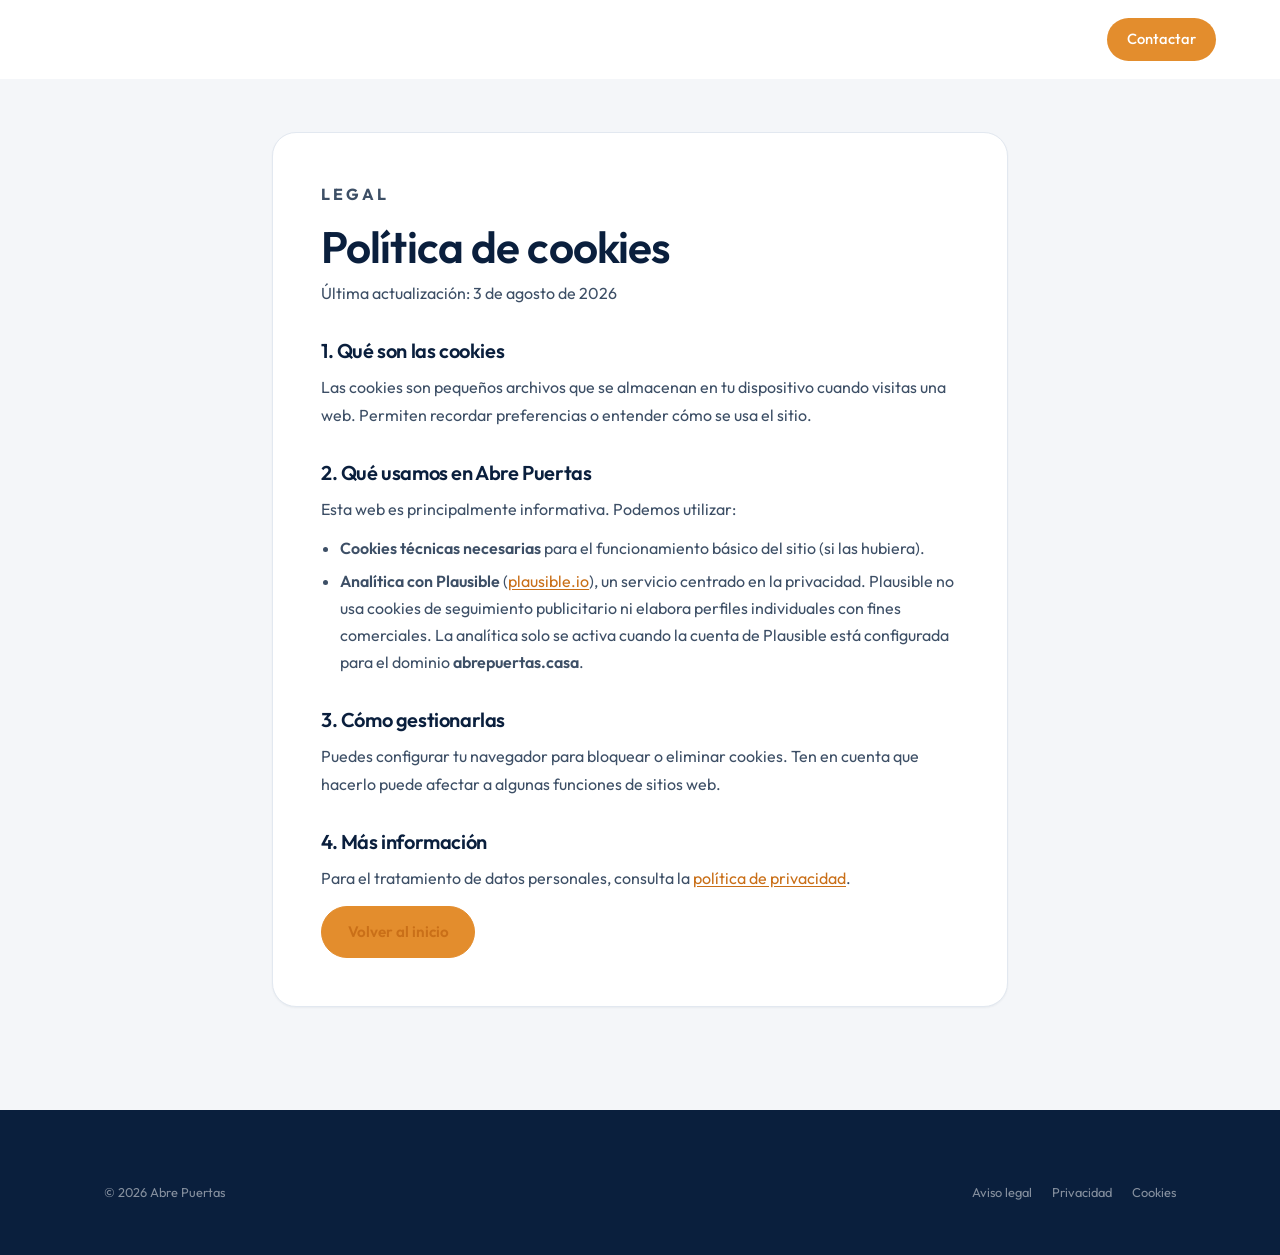
<file: cookies.html>
<!doctype html>
<html lang="es">
  <head>
    <meta charset="UTF-8" />
    <meta name="viewport" content="width=device-width, initial-scale=1.0" />
    <meta name="theme-color" content="#0a1f3d" />
    <meta name="description" content="Política de cookies de Abre Puertas." />
    <title>Cookies | Abre Puertas</title>
    <link rel="icon" type="image/png" href="assets/abrepuertas-icon.png" />
    <link rel="preconnect" href="https://fonts.googleapis.com" />
    <link rel="preconnect" href="https://fonts.gstatic.com" crossorigin />
    <link
      href="https://fonts.googleapis.com/css2?family=Outfit:wght@400;500;600;700&family=Fraunces:opsz,wght@9..144,500;9..144,600&display=swap"
      rel="stylesheet"
    />
    <link rel="stylesheet" href="styles.css?v=20260820a" />
  </head>
  <body class="page-legal">
    <a class="skip-link" href="#contenido">Saltar al contenido</a>
    <header class="site-header is-scrolled" aria-label="Cabecera principal">
      <div class="site-header__inner">
        <a class="brand" href="/" aria-label="Abre Puertas, ir al inicio">
          <img class="brand__mark" src="assets/abrepuertas-icon.png" alt="" width="40" height="44" />
          <span class="brand__text">Abre<span>Puertas</span></span>
        </a>
        <nav class="site-nav" id="site-nav" aria-label="Navegación principal">
          <a href="/#contacto" class="site-nav__cta">Contactar</a>
        </nav>
      </div>
    </header>

    <main class="legal" id="contenido">
      <div class="legal__inner">
        <p class="section-label">Legal</p>
        <h1>Política de cookies</h1>
        <p class="legal__updated">Última actualización: 3 de agosto de 2026</p>

        <h2>1. Qué son las cookies</h2>
        <p>
          Las cookies son pequeños archivos que se almacenan en tu dispositivo
          cuando visitas una web. Permiten recordar preferencias o entender cómo
          se usa el sitio.
        </p>

        <h2>2. Qué usamos en Abre Puertas</h2>
        <p>
          Esta web es principalmente informativa. Podemos utilizar:
        </p>
        <ul>
          <li>
            <strong>Cookies técnicas necesarias</strong> para el funcionamiento
            básico del sitio (si las hubiera).
          </li>
          <li>
            <strong>Analítica con Plausible</strong>
            (<a href="https://plausible.io" rel="noopener noreferrer" target="_blank">plausible.io</a>),
            un servicio centrado en la privacidad. Plausible no usa cookies de
            seguimiento publicitario ni elabora perfiles individuales con fines
            comerciales. La analítica solo se activa cuando la cuenta de
            Plausible está configurada para el dominio
            <strong>abrepuertas.casa</strong>.
          </li>
        </ul>

        <h2>3. Cómo gestionarlas</h2>
        <p>
          Puedes configurar tu navegador para bloquear o eliminar cookies. Ten
          en cuenta que hacerlo puede afectar a algunas funciones de sitios web.
        </p>

        <h2>4. Más información</h2>
        <p>
          Para el tratamiento de datos personales, consulta la
          <a href="/privacidad.html">política de privacidad</a>.
        </p>

        <p class="legal__back">
          <a class="button button--primary" href="/">Volver al inicio</a>
        </p>
      </div>
    </main>

    <footer class="site-footer">
      <div class="site-footer__bottom" style="border:0; margin:0 auto; max-width:72rem; padding: 1.5rem clamp(1.25rem,4vw,2.5rem);">
        <small>&copy; <span id="year"></span> Abre Puertas</small>
        <nav aria-label="Enlaces legales">
          <a href="/aviso-legal.html">Aviso legal</a>
          <a href="/privacidad.html">Privacidad</a>
          <a href="/cookies.html" aria-current="page">Cookies</a>
        </nav>
      </div>
    </footer>
    <script src="script.js?v=20260820a"></script>
  </body>
</html>
</file>
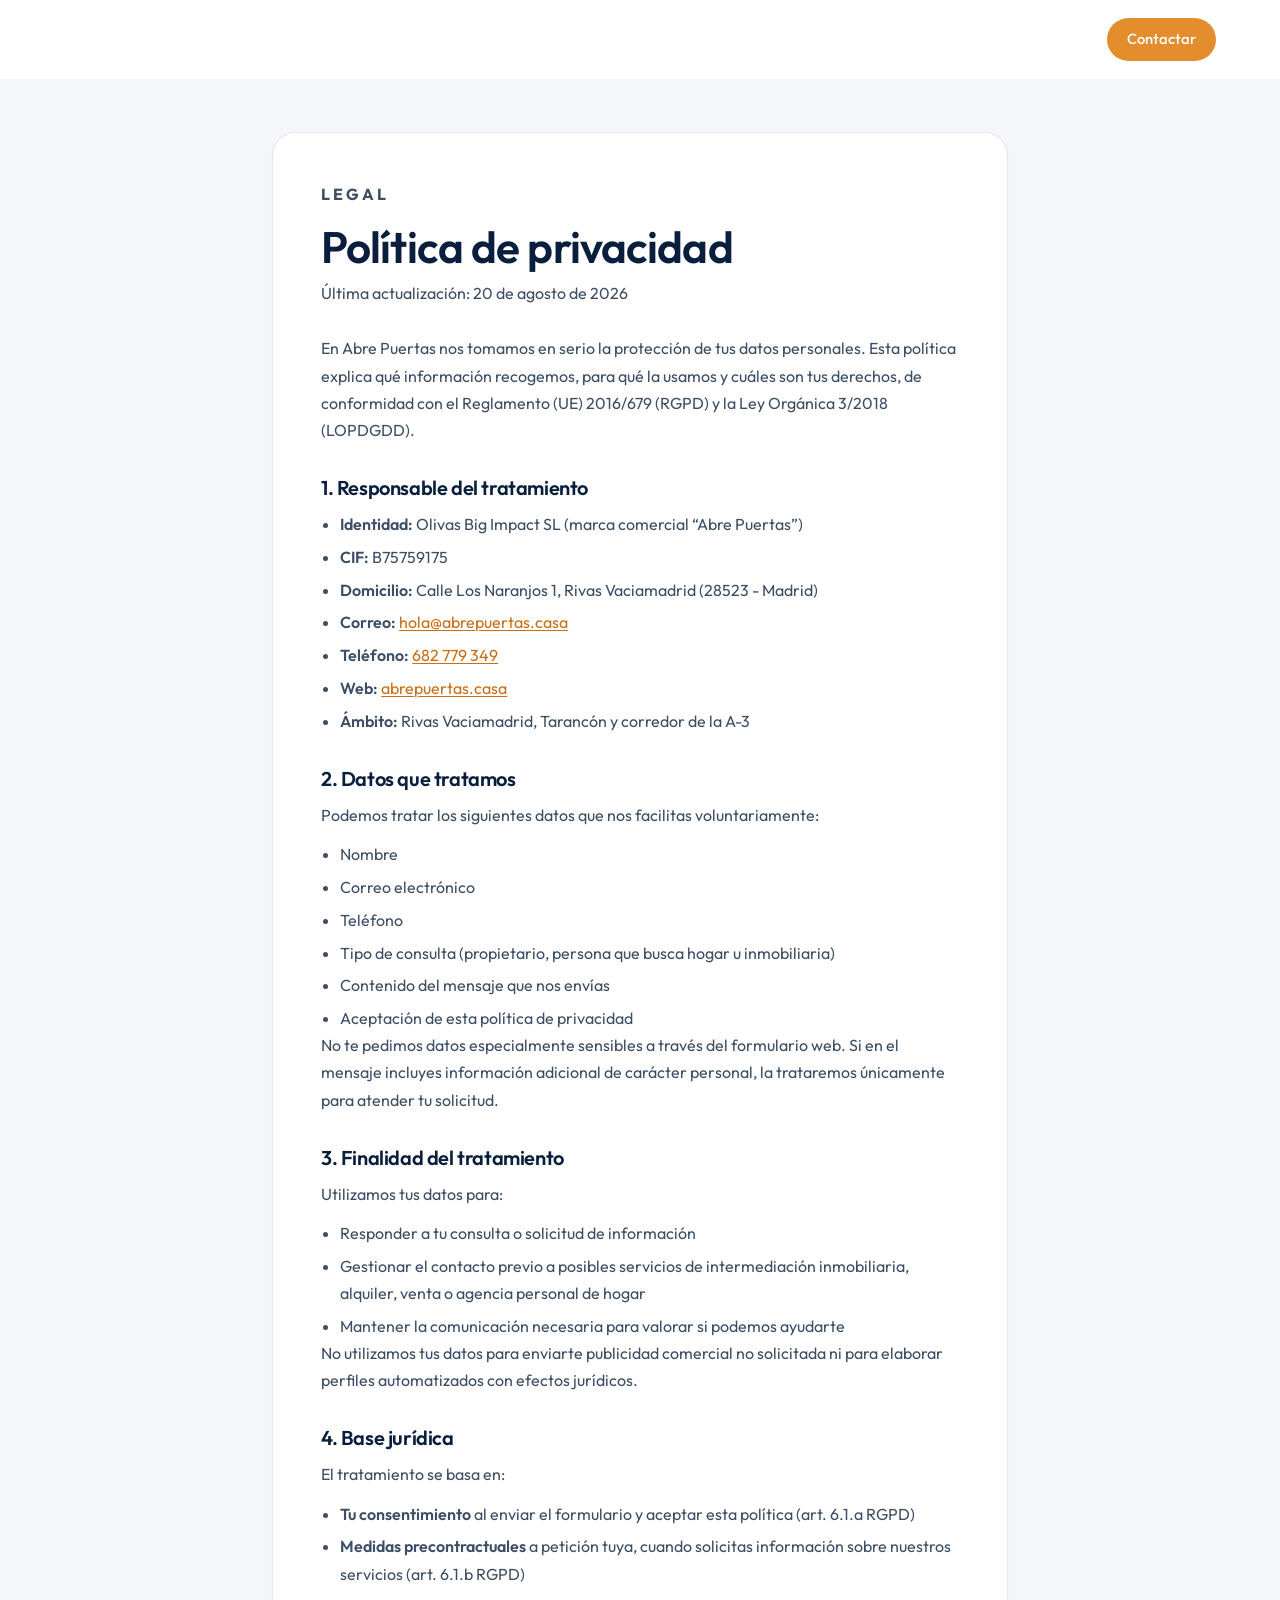
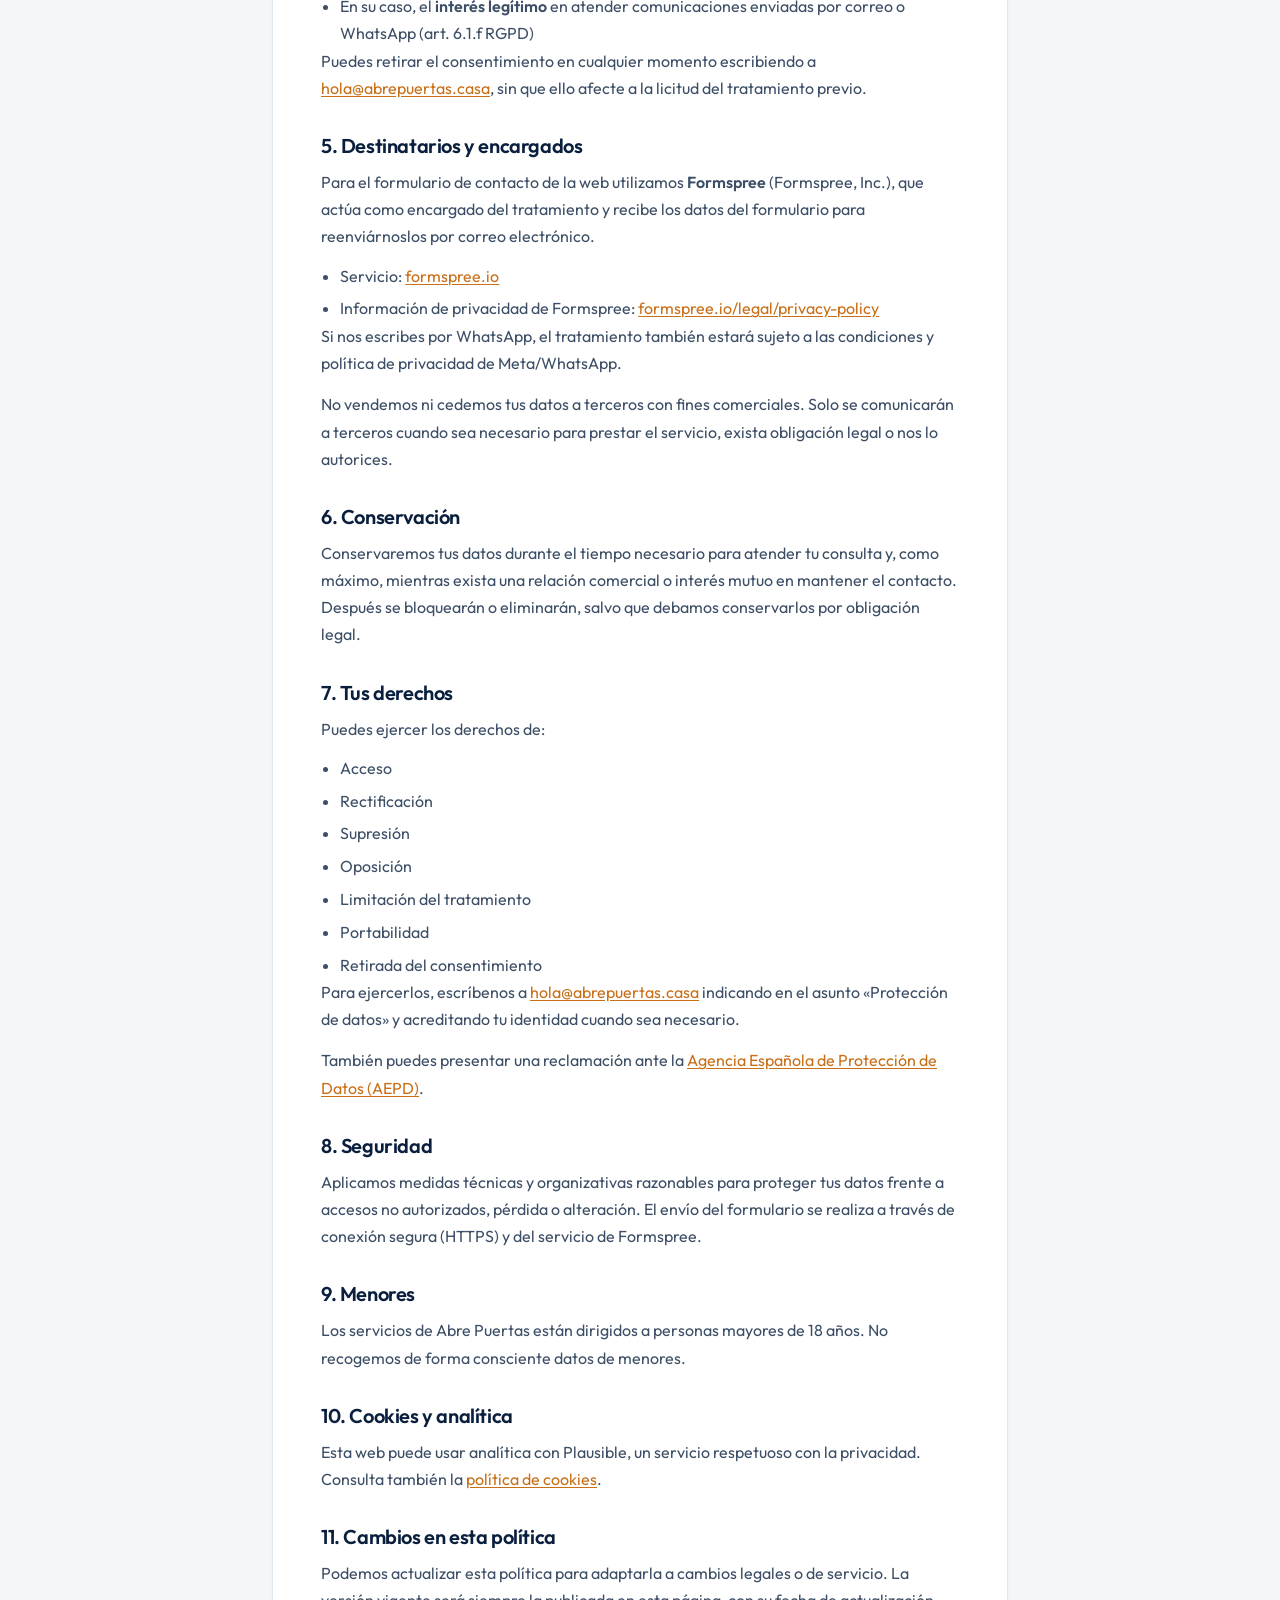
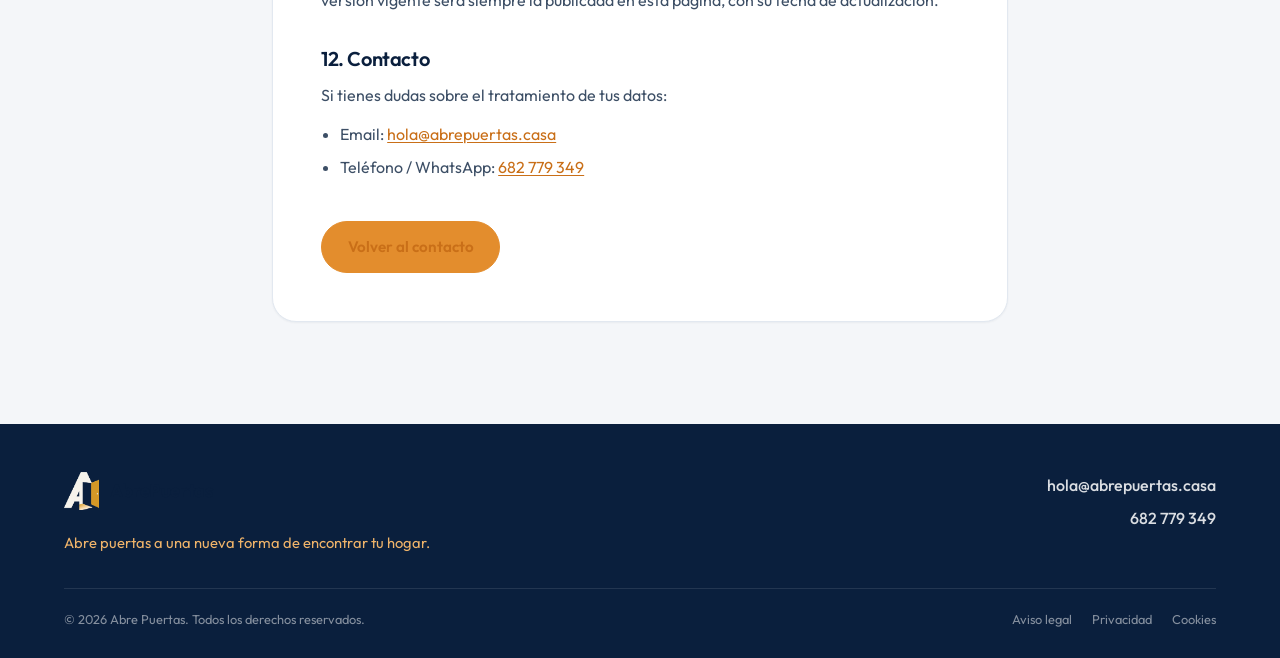
<file: privacidad.html>
<!doctype html>
<html lang="es">
  <head>
    <meta charset="UTF-8" />
    <meta name="viewport" content="width=device-width, initial-scale=1.0" />
    <meta name="theme-color" content="#0a1f3d" />
    <meta
      name="description"
      content="Política de privacidad de Abre Puertas. Información sobre el tratamiento de datos personales conforme al RGPD y la LOPDGDD."
    />
    <title>Política de privacidad | Abre Puertas</title>
    <link rel="icon" type="image/png" href="assets/abrepuertas-icon.png" />
    <link rel="preconnect" href="https://fonts.googleapis.com" />
    <link rel="preconnect" href="https://fonts.gstatic.com" crossorigin />
    <link
      href="https://fonts.googleapis.com/css2?family=Outfit:wght@400;500;600;700&family=Fraunces:opsz,wght@9..144,500;9..144,600&display=swap"
      rel="stylesheet"
    />
    <link rel="stylesheet" href="styles.css?v=20260820a" />
  </head>
  <body class="page-legal">
    <a class="skip-link" href="#contenido">Saltar al contenido</a>

    <header class="site-header is-scrolled" aria-label="Cabecera principal">
      <div class="site-header__inner">
        <a class="brand" href="index.html" aria-label="Abre Puertas, ir al inicio">
          <img
            class="brand__mark"
            src="assets/abrepuertas-icon.png"
            alt=""
            width="40"
            height="44"
            decoding="async"
          />
          <span class="brand__text">Abre<span>Puertas</span></span>
        </a>

        <button
          class="menu-toggle"
          type="button"
          aria-expanded="false"
          aria-controls="site-nav"
          aria-label="Abrir menú de navegación"
        >
          <span></span>
          <span></span>
          <span></span>
        </button>

        <nav class="site-nav" id="site-nav" aria-label="Navegación principal">
          <a href="index.html#impacto">Impacto</a>
          <a href="index.html#propietarios">Propietarios</a>
          <a href="index.html#inquilinos">Busco hogar</a>
          <a href="index.html#contacto" class="site-nav__cta">Contactar</a>
        </nav>
      </div>
    </header>

    <div class="nav-overlay" hidden></div>

    <main class="legal" id="contenido">
      <div class="legal__inner">
        <p class="section-label">Legal</p>
        <h1>Política de privacidad</h1>
        <p class="legal__updated">Última actualización: 20 de agosto de 2026</p>

        <p>
          En Abre Puertas nos tomamos en serio la protección de tus datos
          personales. Esta política explica qué información recogemos, para qué
          la usamos y cuáles son tus derechos, de conformidad con el Reglamento
          (UE) 2016/679 (RGPD) y la Ley Orgánica 3/2018 (LOPDGDD).
        </p>

        <h2>1. Responsable del tratamiento</h2>
        <ul>
          <li>
            <strong>Identidad:</strong> Olivas Big Impact SL (marca comercial
            “Abre Puertas”)
          </li>
          <li><strong>CIF:</strong> B75759175</li>
          <li>
            <strong>Domicilio:</strong> Calle Los Naranjos 1, Rivas Vaciamadrid
            (28523 - Madrid)
          </li>
          <li>
            <strong>Correo:</strong>
            <a href="mailto:hola@abrepuertas.casa">hola@abrepuertas.casa</a>
          </li>
          <li>
            <strong>Teléfono:</strong>
            <a href="tel:+34682779349">682 779 349</a>
          </li>
          <li>
            <strong>Web:</strong>
            <a href="https://abrepuertas.casa">abrepuertas.casa</a>
          </li>
          <li>
            <strong>Ámbito:</strong> Rivas Vaciamadrid, Tarancón y corredor de la A-3
          </li>
        </ul>

        <h2>2. Datos que tratamos</h2>
        <p>Podemos tratar los siguientes datos que nos facilitas voluntariamente:</p>
        <ul>
          <li>Nombre</li>
          <li>Correo electrónico</li>
          <li>Teléfono</li>
          <li>
            Tipo de consulta (propietario, persona que busca hogar u
            inmobiliaria)
          </li>
          <li>Contenido del mensaje que nos envías</li>
          <li>
            Aceptación de esta política de privacidad
          </li>
        </ul>
        <p>
          No te pedimos datos especialmente sensibles a través del formulario web.
          Si en el mensaje incluyes información adicional de carácter personal,
          la trataremos únicamente para atender tu solicitud.
        </p>

        <h2>3. Finalidad del tratamiento</h2>
        <p>Utilizamos tus datos para:</p>
        <ul>
          <li>Responder a tu consulta o solicitud de información</li>
          <li>
            Gestionar el contacto previo a posibles servicios de intermediación
            inmobiliaria, alquiler, venta o agencia personal de hogar
          </li>
          <li>
            Mantener la comunicación necesaria para valorar si podemos ayudarte
          </li>
        </ul>
        <p>
          No utilizamos tus datos para enviarte publicidad comercial no
          solicitada ni para elaborar perfiles automatizados con efectos
          jurídicos.
        </p>

        <h2>4. Base jurídica</h2>
        <p>El tratamiento se basa en:</p>
        <ul>
          <li>
            <strong>Tu consentimiento</strong> al enviar el formulario y aceptar
            esta política (art. 6.1.a RGPD)
          </li>
          <li>
            <strong>Medidas precontractuales</strong> a petición tuya, cuando
            solicitas información sobre nuestros servicios (art. 6.1.b RGPD)
          </li>
          <li>
            En su caso, el <strong>interés legítimo</strong> en atender
            comunicaciones enviadas por correo o WhatsApp (art. 6.1.f RGPD)
          </li>
        </ul>
        <p>
          Puedes retirar el consentimiento en cualquier momento escribiendo a
          <a href="mailto:hola@abrepuertas.casa">hola@abrepuertas.casa</a>,
          sin que ello afecte a la licitud del tratamiento previo.
        </p>

        <h2>5. Destinatarios y encargados</h2>
        <p>
          Para el formulario de contacto de la web utilizamos
          <strong>Formspree</strong> (Formspree, Inc.), que actúa como encargado
          del tratamiento y recibe los datos del formulario para reenviárnoslos
          por correo electrónico.
        </p>
        <ul>
          <li>
            Servicio:
            <a href="https://formspree.io" rel="noopener noreferrer" target="_blank">formspree.io</a>
          </li>
          <li>
            Información de privacidad de Formspree:
            <a href="https://formspree.io/legal/privacy-policy/" rel="noopener noreferrer" target="_blank">formspree.io/legal/privacy-policy</a>
          </li>
        </ul>
        <p>
          Si nos escribes por WhatsApp, el tratamiento también estará sujeto a
          las condiciones y política de privacidad de Meta/WhatsApp.
        </p>
        <p>
          No vendemos ni cedemos tus datos a terceros con fines comerciales. Solo
          se comunicarán a terceros cuando sea necesario para prestar el servicio,
          exista obligación legal o nos lo autorices.
        </p>

        <h2>6. Conservación</h2>
        <p>
          Conservaremos tus datos durante el tiempo necesario para atender tu
          consulta y, como máximo, mientras exista una relación comercial o
          interés mutuo en mantener el contacto. Después se bloquearán o
          eliminarán, salvo que debamos conservarlos por obligación legal.
        </p>

        <h2>7. Tus derechos</h2>
        <p>Puedes ejercer los derechos de:</p>
        <ul>
          <li>Acceso</li>
          <li>Rectificación</li>
          <li>Supresión</li>
          <li>Oposición</li>
          <li>Limitación del tratamiento</li>
          <li>Portabilidad</li>
          <li>Retirada del consentimiento</li>
        </ul>
        <p>
          Para ejercerlos, escríbenos a
          <a href="mailto:hola@abrepuertas.casa">hola@abrepuertas.casa</a>
          indicando en el asunto «Protección de datos» y acreditando tu
          identidad cuando sea necesario.
        </p>
        <p>
          También puedes presentar una reclamación ante la
          <a href="https://www.aepd.es" rel="noopener noreferrer" target="_blank">Agencia Española de Protección de Datos (AEPD)</a>.
        </p>

        <h2>8. Seguridad</h2>
        <p>
          Aplicamos medidas técnicas y organizativas razonables para proteger tus
          datos frente a accesos no autorizados, pérdida o alteración. El envío
          del formulario se realiza a través de conexión segura (HTTPS) y del
          servicio de Formspree.
        </p>

        <h2>9. Menores</h2>
        <p>
          Los servicios de Abre Puertas están dirigidos a personas mayores de 18
          años. No recogemos de forma consciente datos de menores.
        </p>

        <h2>10. Cookies y analítica</h2>
        <p>
          Esta web puede usar analítica con Plausible, un servicio respetuoso
          con la privacidad. Consulta también la
          <a href="/cookies.html">política de cookies</a>.
        </p>

        <h2>11. Cambios en esta política</h2>
        <p>
          Podemos actualizar esta política para adaptarla a cambios legales o de
          servicio. La versión vigente será siempre la publicada en esta página,
          con su fecha de actualización.
        </p>

        <h2>12. Contacto</h2>
        <p>
          Si tienes dudas sobre el tratamiento de tus datos:
        </p>
        <ul>
          <li>
            Email:
            <a href="mailto:hola@abrepuertas.casa">hola@abrepuertas.casa</a>
          </li>
          <li>
            Teléfono / WhatsApp:
            <a href="tel:+34682779349">682 779 349</a>
          </li>
        </ul>

        <p class="legal__back">
          <a class="button button--primary" href="index.html#contacto">Volver al contacto</a>
        </p>
      </div>
    </main>

    <footer class="site-footer" aria-label="Pie de página">
      <div class="site-footer__inner">
        <div class="site-footer__brand">
          <a class="brand brand--footer" href="index.html" aria-label="Abre Puertas, ir al inicio">
            <img
              class="brand__mark"
              src="assets/abrepuertas-icon-light.png"
              alt=""
              width="36"
              height="39"
              decoding="async"
              loading="lazy"
            />
            <span class="brand__text">Abre<span>Puertas</span></span>
          </a>
          <p>Abre puertas a una nueva forma de encontrar tu hogar.</p>
        </div>
        <div class="site-footer__contact">
          <a href="mailto:hola@abrepuertas.casa">hola@abrepuertas.casa</a>
          <a href="tel:+34682779349">682 779 349</a>
        </div>
      </div>
      <div class="site-footer__bottom">
        <small>&copy; <span id="year"></span> Abre Puertas. Todos los derechos reservados.</small>
        <nav aria-label="Enlaces legales">
          <a href="/aviso-legal.html">Aviso legal</a>
          <a href="/privacidad.html" aria-current="page">Privacidad</a>
          <a href="/cookies.html">Cookies</a>
        </nav>
      </div>
    </footer>

    <script src="script.js?v=20260820a"></script>
  </body>
</html>
</file>
<file: styles.css>
:root {
  --navy: #0a1f3d;
  --navy-mid: #143056;
  --orange: #e38d2d;
  --orange-deep: #c96f18;
  --orange-soft: #f0b46a;
  --paper: #ffffff;
  --fog: #f4f6f9;
  --line: #e2e8f0;
  --ink: #0a1f3d;
  --ink-soft: #3d4f66;
  --muted: #6b7a8f;
  --whatsapp: #25d366;
  --shadow-sm: 0 1px 2px rgba(10, 31, 61, 0.05);
  --shadow-md: 0 14px 40px rgba(10, 31, 61, 0.09);
  --shadow-lg: 0 28px 70px rgba(10, 31, 61, 0.14);
  --radius-sm: 8px;
  --radius-md: 16px;
  --radius-lg: 24px;
  --container: 72rem;
  --section-pad: clamp(4rem, 8vw, 6.5rem);
  --gutter: clamp(1.25rem, 4vw, 2.5rem);
  --font: "Outfit", "Avenir Next", system-ui, sans-serif;
  --font-display: "Fraunces", Georgia, serif;
}

*,
*::before,
*::after {
  box-sizing: border-box;
}

*:focus-visible {
  outline: 2px solid var(--orange);
  outline-offset: 3px;
}

html {
  scroll-behavior: smooth;
  scroll-padding-top: 5rem;
  -webkit-text-size-adjust: 100%;
}

body {
  margin: 0;
  background: var(--paper);
  color: var(--ink);
  font-family: var(--font);
  font-size: 16px;
  line-height: 1.65;
  -webkit-font-smoothing: antialiased;
  min-height: 100vh;
  overflow-x: hidden;
}

a {
  color: inherit;
  text-decoration: none;
}

img {
  display: block;
  max-width: 100%;
}

h1,
h2,
h3 {
  color: var(--navy);
  font-family: var(--font);
  font-weight: 600;
  letter-spacing: -0.02em;
  line-height: 1.15;
  margin: 0;
}

p {
  margin: 0;
}

em {
  color: var(--orange-deep);
  font-family: var(--font-display);
  font-style: italic;
  font-weight: 500;
}

strong {
  font-weight: 600;
}

.skip-link {
  background: var(--navy);
  border-radius: 999px;
  color: var(--paper);
  font-size: 0.85rem;
  font-weight: 600;
  left: 1rem;
  padding: 0.6rem 1.1rem;
  position: absolute;
  top: -3rem;
  transition: top 200ms ease;
  z-index: 100;
}

.skip-link:focus {
  top: 1rem;
}

.hp-field {
  height: 1px;
  left: -10000px;
  opacity: 0;
  overflow: hidden;
  pointer-events: none;
  position: absolute;
  top: auto;
  width: 1px;
}

/* Header */
.site-header {
  background: transparent;
  left: 0;
  padding: 1.1rem var(--gutter);
  position: fixed;
  right: 0;
  top: 0;
  transition: background 220ms ease, padding 220ms ease, box-shadow 220ms ease;
  z-index: 40;
}

.site-header.is-scrolled {
  background: rgba(255, 255, 255, 0.97);
  box-shadow: var(--shadow-sm);
  padding-block: 0.75rem;
}

.site-header__inner {
  align-items: center;
  display: flex;
  justify-content: space-between;
  margin: 0 auto;
  max-width: var(--container);
}

.brand {
  align-items: center;
  display: inline-flex;
  gap: 0.65rem;
}

.brand__mark {
  flex-shrink: 0;
  height: 2.4rem;
  object-fit: contain;
  width: auto;
}

.brand__text {
  color: var(--navy);
  font-size: 1.15rem;
  font-weight: 700;
  letter-spacing: -0.02em;
  line-height: 1;
}

.brand__text span {
  font-weight: 700;
}

.site-header:not(.is-scrolled) .brand__text {
  color: var(--paper);
}

.site-header:not(.is-scrolled) .brand__mark {
  filter: brightness(0) invert(1);
}

.site-nav {
  align-items: center;
  display: flex;
  font-size: 0.92rem;
  font-weight: 500;
  gap: 1.4rem;
}

.site-nav a {
  color: var(--ink-soft);
  transition: color 180ms ease;
}

.site-header:not(.is-scrolled) .site-nav a:not(.site-nav__cta) {
  color: rgba(255, 255, 255, 0.88);
}

.site-nav a:hover,
.site-nav a.is-active {
  color: var(--orange);
}

.site-header:not(.is-scrolled) .site-nav a:hover,
.site-header:not(.is-scrolled) .site-nav a.is-active {
  color: var(--orange-soft);
}

.site-nav__cta {
  background: var(--orange);
  border-radius: 999px;
  color: var(--paper) !important;
  padding: 0.6rem 1.25rem;
  transition: background 180ms ease, transform 180ms ease;
}

.site-nav__cta:hover {
  background: var(--orange-deep);
  transform: translateY(-1px);
}

.menu-toggle {
  background: rgba(255, 255, 255, 0.15);
  border: 1px solid rgba(255, 255, 255, 0.25);
  border-radius: 999px;
  cursor: pointer;
  display: none;
  height: 2.7rem;
  position: relative;
  width: 2.7rem;
  z-index: 45;
}

.site-header.is-scrolled .menu-toggle {
  background: var(--fog);
  border-color: var(--line);
}

.menu-toggle span {
  background: var(--paper);
  display: block;
  height: 1.8px;
  left: 50%;
  position: absolute;
  top: 50%;
  transition: transform 220ms ease, opacity 220ms ease;
  width: 1.1rem;
}

.site-header.is-scrolled .menu-toggle span {
  background: var(--navy);
}

.menu-toggle span:nth-child(1) {
  transform: translate(-50%, calc(-50% - 0.3rem));
}

.menu-toggle span:nth-child(2) {
  transform: translate(-50%, -50%);
}

.menu-toggle span:nth-child(3) {
  transform: translate(-50%, calc(-50% + 0.3rem));
}

.menu-toggle[aria-expanded="true"] span:nth-child(1) {
  transform: translate(-50%, -50%) rotate(45deg);
}

.menu-toggle[aria-expanded="true"] span:nth-child(2) {
  opacity: 0;
}

.menu-toggle[aria-expanded="true"] span:nth-child(3) {
  transform: translate(-50%, -50%) rotate(-45deg);
}

.nav-overlay {
  background: rgba(10, 31, 61, 0.45);
  display: none;
  inset: 0;
  opacity: 0;
  pointer-events: none;
  position: fixed;
  transition: opacity 220ms ease;
  z-index: 45;
}

.nav-overlay.is-visible {
  opacity: 1;
  pointer-events: auto;
}

/* Buttons */
.button {
  align-items: center;
  border-radius: 999px;
  cursor: pointer;
  display: inline-flex;
  font-family: var(--font);
  font-size: 0.95rem;
  font-weight: 600;
  justify-content: center;
  min-height: 3rem;
  padding: 0.75rem 1.6rem;
  transition: background 200ms ease, color 200ms ease, border-color 200ms ease,
    transform 200ms ease, box-shadow 200ms ease;
}

.button--primary {
  background: var(--orange);
  border: 1px solid var(--orange);
  color: var(--paper);
}

.button--primary:hover {
  background: var(--orange-deep);
  border-color: var(--orange-deep);
  box-shadow: 0 10px 24px rgba(227, 141, 45, 0.35);
  transform: translateY(-2px);
}

.button--ghost {
  background: transparent;
  border: 1.5px solid rgba(255, 255, 255, 0.7);
  color: var(--paper);
}

.button--ghost:hover {
  background: rgba(255, 255, 255, 0.12);
  border-color: var(--paper);
  transform: translateY(-2px);
}

.button--ghost-dark {
  background: transparent;
  border: 1.5px solid var(--navy);
  color: var(--navy);
  margin-top: 0.75rem;
}

.button--ghost-dark:hover {
  background: var(--navy);
  color: var(--paper);
  transform: translateY(-2px);
}

.button--on-orange {
  background: var(--navy);
  border: 1px solid var(--navy);
  color: var(--paper);
  margin-top: 0.5rem;
}

.button--on-orange:hover {
  background: var(--paper);
  border-color: var(--paper);
  color: var(--navy);
  transform: translateY(-2px);
}

.button--full {
  width: 100%;
}

.button[aria-disabled="true"] {
  cursor: progress;
  opacity: 0.85;
  pointer-events: none;
}

/* Common */
.section-label {
  color: var(--orange);
  font-size: 0.75rem;
  font-weight: 700;
  letter-spacing: 0.18em;
  margin: 0 0 0.85rem;
  text-transform: uppercase;
}

section h2 {
  font-size: clamp(1.85rem, 3.8vw, 2.65rem);
  margin: 0 0 1rem;
  max-width: 24ch;
}

.check-list {
  display: grid;
  gap: 0.65rem;
  list-style: none;
  margin: 1.5rem 0 1.75rem;
  padding: 0;
}

.check-list li {
  color: var(--ink-soft);
  padding-left: 1.6rem;
  position: relative;
}

.check-list li::before {
  color: var(--orange);
  content: "✓";
  font-weight: 700;
  left: 0;
  position: absolute;
}

/* Hero */
.hero {
  align-items: flex-end;
  display: flex;
  isolation: isolate;
  min-height: min(100svh, 54rem);
  padding: clamp(7rem, 14vw, 10rem) var(--gutter) clamp(3.5rem, 7vw, 5rem);
  position: relative;
}

.hero__media {
  inset: 0;
  overflow: hidden;
  position: absolute;
  z-index: -2;
}

.hero__media img {
  animation: hero-ken 18s ease-out forwards;
  height: 100%;
  object-fit: cover;
  object-position: center 45%;
  transform: scale(1.04);
  width: 100%;
}

@keyframes hero-ken {
  from {
    transform: scale(1.08);
  }
  to {
    transform: scale(1.02);
  }
}

.hero__veil {
  background:
    linear-gradient(105deg, rgba(10, 31, 61, 0.86) 0%, rgba(10, 31, 61, 0.58) 50%, rgba(10, 31, 61, 0.28) 100%),
    linear-gradient(180deg, rgba(10, 31, 61, 0.28) 0%, transparent 40%, rgba(10, 31, 61, 0.45) 100%);
  inset: 0;
  position: absolute;
  z-index: -1;
}

.hero__content {
  max-width: 40rem;
  position: relative;
}

.hero__brand {
  animation: fade-up 700ms ease both;
  color: var(--paper);
  font-size: clamp(2.5rem, 6vw, 3.75rem);
  font-weight: 700;
  letter-spacing: -0.03em;
  line-height: 1;
  margin: 0 0 0.4rem;
}

.hero__tagline {
  animation: fade-up 700ms ease 80ms both;
  color: var(--orange-soft);
  font-size: 0.82rem;
  font-weight: 600;
  letter-spacing: 0.14em;
  margin: 0 0 0.75rem;
  text-transform: uppercase;
}

.hero__zone {
  animation: fade-up 700ms ease 100ms both;
  color: rgba(255, 255, 255, 0.75);
  font-size: 0.9rem;
  font-weight: 500;
  margin: 0 0 1.25rem;
}

.hero h1 {
  animation: fade-up 700ms ease 140ms both;
  color: var(--paper);
  font-size: clamp(1.55rem, 3.2vw, 2.2rem);
  font-weight: 500;
  line-height: 1.3;
  margin: 0 0 1.15rem;
  max-width: 22ch;
}

.hero h1 span {
  color: var(--orange-soft);
  display: block;
  margin-top: 0.2rem;
}

.hero__lead {
  animation: fade-up 700ms ease 200ms both;
  color: rgba(255, 255, 255, 0.88);
  font-size: 1.05rem;
  line-height: 1.7;
  margin: 0 0 2rem;
  max-width: 36rem;
}

.hero__actions {
  animation: fade-up 700ms ease 260ms both;
  display: flex;
  flex-wrap: wrap;
  gap: 0.85rem;
}

.hero__promise {
  animation: fade-up 700ms ease 320ms both;
  color: rgba(255, 255, 255, 0.78);
  font-size: 0.95rem;
  font-weight: 500;
  letter-spacing: 0.02em;
  margin-top: 1.75rem;
}

.hero__strip {
  animation: fade-up 700ms ease 360ms both;
  display: flex;
  flex-wrap: wrap;
  gap: 0.45rem;
  list-style: none;
  margin: 1.25rem 0 0;
  padding: 0;
}

.hero__strip li {
  background: rgba(255, 255, 255, 0.12);
  border: 1px solid rgba(255, 255, 255, 0.22);
  border-radius: 999px;
  color: rgba(255, 255, 255, 0.92);
  font-size: 0.78rem;
  font-weight: 600;
  padding: 0.4rem 0.85rem;
}

@keyframes fade-up {
  from {
    opacity: 0;
    transform: translateY(18px);
  }
  to {
    opacity: 1;
    transform: translateY(0);
  }
}

/* Model */
.model {
  background: var(--fog);
  padding: var(--section-pad) var(--gutter);
}

/* Paths (replaces model + services intro) */
.paths {
  background: var(--fog);
  padding: var(--section-pad) var(--gutter);
}

.paths__inner {
  margin: 0 auto;
  max-width: var(--container);
}

.paths h2 {
  max-width: 28ch;
}

.paths__grid {
  display: grid;
  gap: 1.15rem;
  grid-template-columns: repeat(3, minmax(0, 1fr));
  margin-top: 2.5rem;
}

.paths__grid--two {
  grid-template-columns: repeat(2, minmax(0, 1fr));
}

.path-card {
  background: var(--paper);
  border-radius: var(--radius-md);
  border-top: 3px solid var(--navy);
  box-shadow: var(--shadow-sm);
  display: grid;
  gap: 0.55rem;
  padding: 1.6rem 1.5rem;
  transition: transform 220ms ease, box-shadow 220ms ease;
}

.path-card:hover {
  box-shadow: var(--shadow-md);
  transform: translateY(-3px);
}

.path-card--accent {
  border-top-color: var(--orange);
}

.path-card h3 {
  font-size: 1.2rem;
}

.path-card p {
  color: var(--ink-soft);
  font-size: 0.97rem;
}

.path-card span {
  color: var(--orange-deep);
  font-size: 0.88rem;
  font-weight: 600;
  margin-top: 0.35rem;
}

.services-strip {
  display: flex;
  flex-wrap: wrap;
  gap: 0.6rem;
  list-style: none;
  margin: 2rem 0 0;
  padding: 0;
}

.services-strip li {
  background: var(--paper);
  border: 1px solid var(--line);
  border-radius: 999px;
  color: var(--navy);
  font-size: 0.85rem;
  font-weight: 600;
  padding: 0.45rem 0.95rem;
}

/* Pillars */
.pillars {
  margin: 0 auto;
  max-width: var(--container);
  padding: var(--section-pad) var(--gutter);
}

.pillars__lead {
  color: var(--ink-soft);
  font-size: 1.05rem;
  line-height: 1.7;
  max-width: 42rem;
}

.pillars__grid {
  display: grid;
  gap: 1.25rem;
  grid-template-columns: repeat(3, minmax(0, 1fr));
  list-style: none;
  margin: 2.5rem 0 0;
  padding: 0;
}

.pillars__grid li {
  border-top: 3px solid var(--orange);
  display: grid;
  gap: 0.55rem;
  padding-top: 1.25rem;
}

.pillars__grid strong {
  color: var(--navy);
  font-size: 1.15rem;
}

.pillars__grid span {
  color: var(--ink-soft);
  font-size: 0.97rem;
  line-height: 1.65;
}

/* Owner services */
.owner-services {
  display: grid;
  gap: 1.25rem;
  grid-template-columns: repeat(3, minmax(0, 1fr));
  margin: 0 auto 2.5rem;
  max-width: var(--container);
}

.owner-services article {
  background: var(--paper);
  border-radius: var(--radius-md);
  box-shadow: var(--shadow-sm);
  padding: 1.5rem 1.35rem;
}

.owner-services h3 {
  font-size: 1.15rem;
  margin-bottom: 0.85rem;
}

.owner-services__tagline {
  color: var(--navy);
  font-family: var(--font-display);
  font-size: 1.05rem;
  font-style: italic;
  margin-top: 1.15rem;
}

.collab-note {
  align-items: center;
  background: var(--navy);
  border-radius: var(--radius-lg);
  color: rgba(255, 255, 255, 0.9);
  display: grid;
  gap: 1.25rem;
  grid-template-columns: minmax(0, 1fr) auto;
  margin: 0 auto 2.5rem;
  max-width: var(--container);
  padding: 1.6rem 1.75rem;
}

.collab-note p {
  margin: 0;
  max-width: 42rem;
}

.collab-note .button--primary {
  background: var(--orange);
  color: var(--navy);
  white-space: nowrap;
}

.collab-note .button--primary:hover {
  background: var(--orange-soft);
}

.model__inner {
  margin: 0 auto;
  max-width: var(--container);
}

.model h2 {
  max-width: 28ch;
}

.model__grid {
  display: grid;
  gap: 1.5rem;
  grid-template-columns: repeat(3, minmax(0, 1fr));
  margin-top: 2.5rem;
}

.model__grid article {
  background: var(--paper);
  border-radius: var(--radius-md);
  border-top: 3px solid var(--orange);
  box-shadow: var(--shadow-sm);
  display: grid;
  gap: 0.55rem;
  padding: 1.6rem 1.5rem;
}

.model__grid h3 {
  font-size: 1.15rem;
}

.model__grid p {
  color: var(--ink-soft);
  font-size: 0.97rem;
}

/* Impact */
.impact {
  padding: var(--section-pad) var(--gutter) 0;
}

.impact__inner {
  background:
    radial-gradient(circle at 92% 8%, rgba(227, 141, 45, 0.24), transparent 40%),
    linear-gradient(155deg, var(--navy) 0%, var(--navy-mid) 100%);
  border-radius: var(--radius-lg);
  color: rgba(255, 255, 255, 0.88);
  margin: 0 auto;
  max-width: var(--container);
  padding: clamp(2.5rem, 6vw, 4rem);
}

.impact .section-label {
  color: var(--orange-soft);
}

.impact h2 {
  color: var(--paper);
  max-width: 22ch;
}

.impact__copy > p:not(.section-label) {
  color: rgba(255, 255, 255, 0.8);
  font-size: 1.08rem;
  line-height: 1.75;
  margin-top: 1.1rem;
  max-width: 42rem;
}

.impact__points {
  display: grid;
  gap: 1.25rem;
  grid-template-columns: repeat(3, minmax(0, 1fr));
  list-style: none;
  margin: 2.75rem 0 0;
  padding: 0;
}

.impact__points li {
  border-top: 1px solid rgba(255, 255, 255, 0.14);
  display: grid;
  gap: 0.4rem;
  padding-top: 1.25rem;
}

.impact__icon {
  color: var(--orange-soft);
  display: inline-flex;
  height: 2.4rem;
  margin-bottom: 0.25rem;
  width: 2.4rem;
}

.impact__icon svg {
  height: 100%;
  width: 100%;
}

.impact__points strong {
  color: var(--paper);
  font-size: 1.08rem;
}

.impact__points span:last-child {
  color: rgba(255, 255, 255, 0.72);
  font-size: 0.95rem;
}

/* Services */
.services {
  margin: 0 auto;
  max-width: var(--container);
  padding: var(--section-pad) var(--gutter);
}

.services__intro {
  margin-bottom: 2.5rem;
}

.services__grid {
  display: grid;
  gap: 1.25rem;
  grid-template-columns: repeat(4, minmax(0, 1fr));
}

.service {
  border-top: 2px solid var(--navy);
  display: grid;
  gap: 0.55rem;
  padding-top: 1.35rem;
  transition: transform 240ms ease;
}

.service:hover {
  transform: translateY(-3px);
}

.service--accent {
  border-top-color: var(--orange);
}

.service__icon {
  color: var(--orange);
  display: inline-flex;
  height: 2.4rem;
  width: 2.4rem;
}

.service__icon svg {
  height: 100%;
  width: 100%;
}

.service h3 {
  font-size: 1.15rem;
}

.service p {
  color: var(--ink-soft);
  font-size: 0.95rem;
}

/* Audience / owners */
.audience {
  background: var(--fog);
  padding: var(--section-pad) var(--gutter);
}

.audience__head {
  margin: 0 auto 2.75rem;
  max-width: var(--container);
}

.audience__head > p:not(.section-label) {
  color: var(--ink-soft);
  font-size: 1.05rem;
  max-width: 40rem;
}

.process {
  display: grid;
  gap: 1.35rem;
  grid-template-columns: repeat(5, minmax(0, 1fr));
  list-style: none;
  margin: 0 auto;
  max-width: var(--container);
  padding: 0;
}

.process--six {
  grid-template-columns: repeat(3, minmax(0, 1fr));
  margin-top: 0;
}

.process li {
  background: var(--paper);
  border-radius: var(--radius-md);
  box-shadow: var(--shadow-sm);
  display: grid;
  gap: 0.45rem;
  padding: 1.35rem 1.2rem;
}

.process__icon {
  color: var(--orange);
  display: inline-flex;
  height: 2.2rem;
  margin-bottom: 0.2rem;
  width: 2.2rem;
}

.process__icon svg {
  height: 100%;
  width: 100%;
}

.process__num {
  color: var(--orange);
  font-size: 0.78rem;
  font-weight: 700;
  letter-spacing: 0.12em;
}

.process h3 {
  font-size: 1.02rem;
}

.process p {
  color: var(--ink-soft);
  font-size: 0.9rem;
  line-height: 1.5;
}

.safe {
  display: grid;
  gap: 1.5rem;
  grid-template-columns: minmax(0, 1.35fr) minmax(0, 0.85fr);
  margin: 3rem auto 0;
  max-width: var(--container);
}

.safe__main {
  background: var(--paper);
  border-radius: var(--radius-lg);
  box-shadow: var(--shadow-md);
  padding: clamp(1.75rem, 4vw, 2.5rem);
}

.safe__main h3 {
  font-size: clamp(1.35rem, 2.4vw, 1.7rem);
  margin-bottom: 0.85rem;
  max-width: 22ch;
}

.safe__main > p:not(.section-label) {
  color: var(--ink-soft);
  font-size: 1.02rem;
  line-height: 1.7;
}

.safe__cols {
  display: grid;
  gap: 1.5rem;
  grid-template-columns: 1fr 1fr;
  margin: 1.25rem 0 1.5rem;
}

.safe__col-title {
  color: var(--navy);
  font-size: 0.78rem;
  font-weight: 700;
  letter-spacing: 0.12em;
  margin-bottom: 0.35rem;
  text-transform: uppercase;
}

.check-list--muted li {
  color: var(--muted);
}

.check-list--muted li::before {
  content: "–";
  color: var(--muted);
}

.safe__media {
  border-radius: var(--radius-md);
  margin: -0.5rem -0.5rem 1rem;
  overflow: hidden;
}

.safe__media img {
  height: 10rem;
  object-fit: cover;
  width: 100%;
}

.audience__cta {
  margin: 2rem auto 0;
  max-width: var(--container);
}

.safe__aside {
  align-content: center;
  background: var(--navy);
  border-radius: var(--radius-lg);
  color: rgba(255, 255, 255, 0.88);
  display: grid;
  gap: 1rem;
  padding: clamp(1.75rem, 4vw, 2.5rem);
}

.safe__quote {
  font-family: var(--font-display);
  font-size: clamp(1.15rem, 2vw, 1.35rem);
  font-style: italic;
  line-height: 1.45;
}

.safe__aside .button--ghost {
  justify-self: start;
  margin-top: 0.5rem;
}

.safe__note {
  color: var(--orange-soft);
  font-size: 0.88rem;
  font-weight: 600;
  letter-spacing: 0.06em;
  text-transform: uppercase;
}

/* Founder */
.founder {
  background: var(--fog);
  padding: var(--section-pad) var(--gutter);
}

.founder__inner {
  align-items: center;
  display: grid;
  gap: 2rem;
  grid-template-columns: minmax(0, 1.4fr) minmax(0, 0.8fr);
  margin: 0 auto;
  max-width: var(--container);
}

.founder__copy p {
  color: var(--ink-soft);
  font-size: 1.02rem;
  line-height: 1.7;
  margin-top: 0.9rem;
  max-width: 40rem;
}

.founder__motto {
  color: var(--navy) !important;
  font-family: var(--font-display);
  font-size: 1.15rem !important;
  font-style: italic;
}

.founder__copy .button {
  margin-top: 1.5rem;
}

.founder__card {
  align-items: center;
  background: var(--paper);
  border-radius: var(--radius-lg);
  box-shadow: var(--shadow-md);
  display: grid;
  gap: 0.5rem;
  justify-items: center;
  padding: 2.5rem 1.5rem;
  text-align: center;
}

.founder__card img {
  height: 5rem;
  object-fit: contain;
  width: auto;
}

.founder__card p {
  color: var(--navy);
  font-size: 1.2rem;
  font-weight: 700;
  margin: 0;
}

.founder__card span {
  color: var(--muted);
  font-size: 0.88rem;
}

/* Tenants */
.tenants {
  margin: 0 auto;
  max-width: var(--container);
  padding: var(--section-pad) var(--gutter);
}

.tenants__hero {
  display: grid;
  gap: 1.5rem;
  grid-template-columns: minmax(0, 1.2fr) minmax(0, 0.8fr);
  margin-bottom: 2.75rem;
}

.tenants__copy > p:not(.section-label) {
  color: var(--ink-soft);
  font-size: 1.05rem;
  line-height: 1.75;
  max-width: 40rem;
}

.tenants__badge {
  align-self: start;
  background: var(--navy);
  border-radius: var(--radius-lg);
  color: rgba(255, 255, 255, 0.88);
  padding: 1.75rem 1.6rem;
}

.tenants__badge-kicker {
  color: var(--orange-soft);
  font-size: 0.72rem;
  font-weight: 700;
  letter-spacing: 0.16em;
  margin-bottom: 0.75rem;
  text-transform: uppercase;
}

.tenants__badge p:last-child {
  font-size: 1.05rem;
  line-height: 1.55;
}

.tenant-value {
  display: grid;
  gap: 1.5rem;
  grid-template-columns: minmax(0, 1fr) minmax(0, 1fr);
  margin-top: 3rem;
}

.tenant-value__why {
  padding: 0.5rem 0;
}

.tenant-value__why h3 {
  font-size: 1.4rem;
  margin-bottom: 1.5rem;
}

.tenant-value__why ul {
  display: grid;
  gap: 1.15rem;
  list-style: none;
  margin: 0;
  padding: 0;
}

.tenant-value__why li {
  display: grid;
  gap: 0.25rem;
  padding-left: 1.15rem;
  position: relative;
}

.tenant-value__why li::before {
  background: var(--orange);
  border-radius: 999px;
  content: "";
  height: 8px;
  left: 0;
  position: absolute;
  top: 0.45rem;
  width: 8px;
}

.tenant-value__why strong {
  color: var(--navy);
  font-size: 1.05rem;
}

.tenant-value__why span {
  color: var(--ink-soft);
  font-size: 0.95rem;
}

.tenant-value__includes {
  background: var(--orange);
  border-radius: var(--radius-lg);
  color: rgba(255, 255, 255, 0.92);
  display: flex;
  flex-direction: column;
  gap: 0.85rem;
  padding: clamp(1.75rem, 4vw, 2.4rem);
}

.tenant-value__includes h3 {
  color: var(--paper);
  font-size: 1.4rem;
}

.tenant-value__includes > p {
  color: rgba(255, 255, 255, 0.88);
  font-size: 0.98rem;
}

.tenant-value__includes ul {
  display: grid;
  gap: 1rem;
  list-style: none;
  margin: 0.4rem 0 0;
  padding: 0;
}

.tenant-value__includes li {
  border-top: 1px solid rgba(255, 255, 255, 0.22);
  display: grid;
  gap: 0.15rem;
  font-size: 0.95rem;
  padding-top: 0.9rem;
}

.tenant-value__includes li strong {
  color: var(--paper);
  font-size: 1rem;
}

.tenant-value__motto {
  color: var(--paper);
  font-family: var(--font-display);
  font-size: 1.2rem;
  font-style: italic;
  margin-top: auto;
  padding-top: 1.25rem;
}

/* Pricing */
.pricing {
  margin-top: 3rem;
}

.pricing__bar {
  align-items: center;
  background: var(--fog);
  border: 1px solid var(--line);
  border-radius: var(--radius-lg);
  display: grid;
  gap: 1.25rem 1.75rem;
  grid-template-columns: 1.2fr 1.3fr auto;
  padding: 1.5rem 1.75rem;
}

.pricing__label {
  color: var(--navy);
  font-size: 0.78rem;
  font-weight: 700;
  letter-spacing: 0.14em;
  text-transform: uppercase;
}

.pricing__desc {
  color: var(--ink-soft);
  font-size: 0.95rem;
  margin-top: 0.25rem;
}

.pricing__price {
  color: var(--orange);
  font-size: clamp(2rem, 4vw, 2.6rem);
  font-weight: 700;
  letter-spacing: -0.03em;
  line-height: 1;
  margin-top: 0.55rem;
  white-space: nowrap;
}

.pricing__price span {
  color: var(--ink-soft);
  font-size: 1rem;
  font-weight: 500;
}

.pricing__perks {
  display: grid;
  gap: 0.4rem;
  list-style: none;
  margin: 0;
  padding: 0;
}

.pricing__perks li {
  color: var(--ink-soft);
  font-size: 0.9rem;
  padding-left: 1.35rem;
  position: relative;
}

.pricing__perks li::before {
  color: var(--orange);
  content: "✓";
  font-weight: 700;
  left: 0;
  position: absolute;
}

.pricing__legal {
  color: var(--muted);
  font-size: 0.8rem;
  margin-top: 0.75rem;
  text-align: right;
}

/* Diff */
.diff {
  background: var(--fog);
  padding: var(--section-pad) var(--gutter);
}

.diff__intro {
  margin: 0 auto 2.5rem;
  max-width: var(--container);
}

.diff__list {
  display: grid;
  gap: 1.15rem;
  grid-template-columns: repeat(5, minmax(0, 1fr));
  list-style: none;
  margin: 0 auto;
  max-width: var(--container);
  padding: 0;
}

.diff__list li {
  background: var(--paper);
  border-radius: var(--radius-md);
  box-shadow: var(--shadow-sm);
  display: grid;
  gap: 0.45rem;
  padding: 1.4rem 1.2rem;
}

.diff__letter {
  color: var(--orange);
  font-family: var(--font-display);
  font-size: 1.4rem;
  font-weight: 600;
}

.diff__list strong {
  color: var(--navy);
  font-size: 1.02rem;
}

.diff__list span:last-child {
  color: var(--ink-soft);
  font-size: 0.9rem;
  line-height: 1.5;
}

/* Banner */
.banner {
  padding: var(--section-pad) var(--gutter) 0;
}

.banner__inner {
  background:
    radial-gradient(circle at 10% 20%, rgba(255, 255, 255, 0.12), transparent 40%),
    var(--orange);
  border-radius: var(--radius-lg);
  color: var(--paper);
  display: grid;
  justify-items: center;
  margin: 0 auto;
  max-width: var(--container);
  padding: clamp(2.25rem, 5vw, 3.25rem);
  text-align: center;
}

.banner__inner > p:first-child {
  font-size: clamp(1.1rem, 2.2vw, 1.35rem);
  line-height: 1.55;
  max-width: 40rem;
}

.banner__thanks {
  font-family: var(--font-display);
  font-size: clamp(1.4rem, 2.6vw, 1.85rem);
  font-style: italic;
  margin: 1.1rem 0 0.5rem;
}

/* Trust */
.trust {
  margin: 0 auto;
  max-width: var(--container);
  padding: var(--section-pad) var(--gutter);
}

.trust__inner h2 {
  margin-bottom: 2rem;
}

.trust__grid {
  display: grid;
  gap: 1.15rem;
  grid-template-columns: repeat(3, minmax(0, 1fr));
}

.trust article,
.trust figure {
  background: var(--fog);
  border-radius: var(--radius-md);
  margin: 0;
  padding: 1.5rem 1.35rem;
}

.trust article h3 {
  font-size: 1.1rem;
  margin-bottom: 0.45rem;
}

.trust article p {
  color: var(--ink-soft);
  font-size: 0.95rem;
}

.trust blockquote {
  margin: 0;
}

.trust blockquote p {
  color: var(--navy);
  font-family: var(--font-display);
  font-size: 1.15rem;
  font-style: italic;
  line-height: 1.45;
}

.trust figcaption {
  color: var(--orange-deep);
  font-size: 0.82rem;
  font-weight: 700;
  letter-spacing: 0.08em;
  margin-top: 1rem;
  text-transform: uppercase;
}

.trust__note {
  color: var(--ink-soft);
  font-size: 0.95rem;
  margin-top: 1.75rem;
  max-width: 40rem;
}

.trust__note a {
  color: var(--orange-deep);
  font-weight: 600;
  text-decoration: underline;
}

.cases {
  border-top: 1px solid var(--line);
  margin-top: 2.75rem;
  padding-top: 2.25rem;
}

.cases__head h3 {
  font-size: clamp(1.35rem, 2.4vw, 1.75rem);
  margin: 0.35rem 0 0.75rem;
}

.cases__head p:not(.section-label) {
  color: var(--ink-soft);
  font-size: 1rem;
  line-height: 1.7;
  max-width: 40rem;
}

/* FAQ */
.faq {
  background: var(--fog);
  padding: var(--section-pad) var(--gutter);
}

.faq__inner {
  margin: 0 auto;
  max-width: var(--container);
}

.faq__list {
  display: grid;
  gap: 0.75rem;
  margin-top: 2rem;
  max-width: 48rem;
}

.faq__list details {
  background: var(--paper);
  border: 1px solid var(--line);
  border-radius: var(--radius-md);
  padding: 1rem 1.25rem;
}

.faq__list summary {
  color: var(--navy);
  cursor: pointer;
  font-weight: 600;
  list-style: none;
}

.faq__list summary::-webkit-details-marker {
  display: none;
}

.faq__list summary::after {
  color: var(--orange);
  content: "+";
  float: right;
  font-weight: 700;
}

.faq__list details[open] summary::after {
  content: "–";
}

.faq__list details p {
  color: var(--ink-soft);
  font-size: 0.97rem;
  line-height: 1.65;
  margin-top: 0.75rem;
}

/* Contact */
.contact {
  display: grid;
  gap: clamp(2.5rem, 5vw, 4rem);
  grid-template-columns: minmax(0, 1fr) minmax(0, 1fr);
  margin: 0 auto;
  max-width: var(--container);
  padding: var(--section-pad) var(--gutter);
}

.contact__intro > p:not(.section-label) {
  color: var(--ink-soft);
  font-size: 1.05rem;
  line-height: 1.7;
  max-width: 32rem;
}

.contact__channels {
  display: grid;
  gap: 1.25rem;
  list-style: none;
  margin: 2.5rem 0 0;
  padding: 0;
}

.contact__channels li {
  align-items: flex-start;
  display: flex;
  gap: 0.9rem;
}

.contact__channels div {
  display: grid;
  gap: 0.15rem;
}

.contact__channels strong {
  color: var(--muted);
  font-size: 0.72rem;
  font-weight: 600;
  letter-spacing: 0.14em;
  text-transform: uppercase;
}

.contact__channels a {
  color: var(--navy);
  font-size: 1.05rem;
  font-weight: 500;
  transition: color 180ms ease;
}

.contact__channels a:hover {
  color: var(--orange);
}

.contact__icon {
  align-items: center;
  background: var(--fog);
  border-radius: 999px;
  color: var(--orange);
  display: inline-flex;
  flex-shrink: 0;
  height: 2.6rem;
  justify-content: center;
  width: 2.6rem;
}

.contact__form {
  background: var(--paper);
  border: 1px solid var(--line);
  border-radius: var(--radius-lg);
  box-shadow: var(--shadow-md);
  display: grid;
  gap: 1.1rem;
  padding: clamp(1.5rem, 4vw, 2.25rem);
}

.contact__panel {
  position: relative;
}

.contact__success {
  background: var(--paper);
  border: 1px solid var(--line);
  border-radius: var(--radius-lg);
  box-shadow: var(--shadow-md);
  display: grid;
  gap: 0.85rem;
  justify-items: start;
  padding: clamp(1.75rem, 4vw, 2.5rem);
}

.contact__success[hidden] {
  display: none;
}

.contact__success-kicker {
  color: var(--orange);
  font-size: 0.75rem;
  font-weight: 700;
  letter-spacing: 0.16em;
  text-transform: uppercase;
}

.contact__success h3 {
  font-size: 1.45rem;
}

.contact__success > p {
  color: var(--ink-soft);
  margin-bottom: 0.5rem;
}

.form-extra[hidden] {
  display: none;
}

.contact__role--sub {
  margin-top: 0;
}

.contact__role {
  border: 0;
  display: grid;
  gap: 0.55rem;
  grid-template-columns: repeat(auto-fit, minmax(7.5rem, 1fr));
  margin: 0 0 0.25rem;
  padding: 0;
}

.contact__role legend {
  color: var(--muted);
  font-size: 0.72rem;
  font-weight: 600;
  letter-spacing: 0.14em;
  margin-bottom: 0.55rem;
  padding: 0;
  text-transform: uppercase;
  width: 100%;
}

.contact__role label {
  align-items: center;
  background: var(--fog);
  border: 1px solid var(--line);
  border-radius: 999px;
  cursor: pointer;
  display: flex;
  font-size: 0.85rem;
  font-weight: 500;
  gap: 0.35rem;
  justify-content: center;
  padding: 0.65rem 0.4rem;
  transition: background 180ms ease, border-color 180ms ease, color 180ms ease;
}

.contact__role input {
  accent-color: var(--orange);
  margin: 0;
}

.contact__role label:has(input:checked) {
  background: var(--navy);
  border-color: var(--navy);
  color: var(--paper);
}

.field {
  display: grid;
  gap: 0.35rem;
}

.field > span {
  color: var(--muted);
  font-size: 0.72rem;
  font-weight: 600;
  letter-spacing: 0.12em;
  text-transform: uppercase;
}

.field input,
.field textarea {
  background: var(--fog);
  border: 1px solid var(--line);
  border-radius: var(--radius-sm);
  color: var(--ink);
  font-family: inherit;
  font-size: 0.97rem;
  padding: 0.85rem 1rem;
  resize: vertical;
  transition: border-color 180ms ease, background 180ms ease;
  width: 100%;
}

.field input:focus,
.field textarea:focus {
  background: var(--paper);
  border-color: var(--orange);
  outline: none;
}

.field-row {
  display: grid;
  gap: 1rem;
  grid-template-columns: 1fr 1fr;
}

.field--check {
  align-items: flex-start;
  display: flex;
  flex-direction: row;
  gap: 0.65rem;
}

.field--check input {
  accent-color: var(--orange);
  flex-shrink: 0;
  margin-top: 0.2rem;
  width: auto;
}

.field--check label {
  color: var(--ink-soft);
  font-size: 0.88rem;
  letter-spacing: 0;
  text-transform: none;
}

.field--check a {
  color: var(--orange-deep);
  font-weight: 600;
  text-decoration: underline;
  text-underline-offset: 2px;
}

.field--check a:hover {
  color: var(--navy);
}

.field.has-error input,
.field.has-error textarea {
  border-color: var(--orange-deep);
}

.field-error {
  color: var(--orange-deep);
  font-size: 0.8rem;
  margin: 0;
}

.contact__feedback {
  font-size: 0.9rem;
  margin: 0;
  text-align: center;
}

.contact__feedback.is-success {
  background: rgba(46, 156, 92, 0.1);
  border: 1px solid rgba(46, 156, 92, 0.28);
  border-radius: var(--radius-sm);
  color: #1f6f43;
  padding: 0.8rem;
}

.contact__feedback.is-error {
  background: rgba(201, 111, 24, 0.1);
  border: 1px solid rgba(201, 111, 24, 0.3);
  border-radius: var(--radius-sm);
  color: var(--orange-deep);
  padding: 0.8rem;
}

.contact__legal {
  color: var(--muted);
  font-size: 0.8rem;
  text-align: center;
}

/* Footer */
.site-footer {
  background: var(--navy);
  color: rgba(255, 255, 255, 0.75);
  padding: 3rem var(--gutter) 1.75rem;
}

.site-footer__inner {
  align-items: flex-start;
  display: flex;
  flex-wrap: wrap;
  gap: 2rem;
  justify-content: space-between;
  margin: 0 auto 2rem;
  max-width: var(--container);
}

.brand--footer .brand__text {
  color: var(--paper);
}

.site-footer__brand p {
  color: var(--orange-soft);
  font-size: 0.92rem;
  margin-top: 0.85rem;
  max-width: 24rem;
}

.site-footer__contact {
  display: grid;
  gap: 0.4rem;
  text-align: right;
}

.site-footer__contact a {
  color: rgba(255, 255, 255, 0.85);
  font-weight: 500;
  transition: color 180ms ease;
}

.site-footer__contact a:hover {
  color: var(--orange-soft);
}

.site-footer__bottom {
  align-items: center;
  border-top: 1px solid rgba(255, 255, 255, 0.1);
  display: flex;
  flex-wrap: wrap;
  gap: 1rem;
  justify-content: space-between;
  margin: 0 auto;
  max-width: var(--container);
  padding-top: 1.25rem;
}

.site-footer__bottom small {
  color: rgba(255, 255, 255, 0.5);
  font-size: 0.8rem;
}

.site-footer__bottom nav {
  display: flex;
  gap: 1.25rem;
}

.site-footer__bottom a {
  color: rgba(255, 255, 255, 0.5);
  font-size: 0.8rem;
  transition: color 180ms ease;
}

.site-footer__bottom a:hover {
  color: var(--orange-soft);
}

/* WhatsApp */
.whatsapp-fab {
  align-items: center;
  background: var(--whatsapp);
  border-radius: 999px;
  bottom: calc(1.25rem + env(safe-area-inset-bottom, 0px));
  box-shadow: 0 12px 28px rgba(37, 211, 102, 0.35);
  color: var(--paper);
  display: inline-flex;
  height: 3.25rem;
  justify-content: center;
  position: fixed;
  right: calc(1.25rem + env(safe-area-inset-right, 0px));
  transition: transform 200ms ease, box-shadow 200ms ease;
  width: 3.25rem;
  z-index: 50;
}

.whatsapp-fab:hover {
  box-shadow: 0 16px 32px rgba(37, 211, 102, 0.42);
  transform: translateY(-3px);
}

/* Legal pages */
.page-legal {
  background: var(--fog);
}

.page-legal .site-header {
  background: rgba(255, 255, 255, 0.96);
}

.page-legal .brand__text {
  color: var(--navy);
}

.page-legal .brand__mark {
  filter: none;
}

.page-legal .site-nav a:not(.site-nav__cta) {
  color: var(--ink-soft);
}

.page-legal .menu-toggle {
  background: var(--fog);
  border-color: var(--line);
}

.page-legal .menu-toggle span {
  background: var(--navy);
}

.legal {
  padding: calc(6rem + var(--section-pad) * 0.35) var(--gutter) var(--section-pad);
}

.legal__inner {
  background: var(--paper);
  border: 1px solid var(--line);
  border-radius: var(--radius-lg);
  box-shadow: var(--shadow-sm);
  margin: 0 auto;
  max-width: 46rem;
  padding: clamp(2rem, 5vw, 3rem);
}

.legal h1 {
  font-size: clamp(2rem, 4vw, 2.75rem);
  margin-bottom: 0.5rem;
  max-width: none;
}

.legal__updated {
  color: var(--muted);
  font-size: 0.9rem;
  margin-bottom: 1.75rem;
}

.legal h2 {
  font-size: 1.25rem;
  margin: 2rem 0 0.75rem;
  max-width: none;
}

.legal p,
.legal li {
  color: var(--ink-soft);
  font-size: 1rem;
  line-height: 1.7;
}

.legal p + p {
  margin-top: 0.9rem;
}

.legal ul {
  margin: 0.75rem 0 0;
  padding-left: 1.2rem;
}

.legal li + li {
  margin-top: 0.35rem;
}

.legal a {
  color: var(--orange-deep);
  text-decoration: underline;
  text-underline-offset: 2px;
}

.legal__back {
  margin-top: 2.5rem;
}

.legal__back .button {
  text-decoration: none;
}

/* Reveal */
.reveal {
  opacity: 0;
  transform: translateY(16px);
  transition: opacity 550ms ease, transform 550ms ease;
}

.reveal.is-visible {
  opacity: 1;
  transform: translateY(0);
}

/* Responsive */
@media (max-width: 1100px) {
  .services__grid,
  .paths__grid,
  .process,
  .diff__list,
  .trust__grid {
    grid-template-columns: repeat(2, minmax(0, 1fr));
  }

  .pricing__bar {
    grid-template-columns: 1fr;
  }
}

@media (max-width: 960px) {
  .menu-toggle {
    display: inline-flex;
  }

  .nav-overlay {
    display: block;
  }

  .site-nav {
    background: var(--paper);
    bottom: 0;
    box-shadow: var(--shadow-lg);
    display: flex;
    flex-direction: column;
    font-size: 1.05rem;
    gap: 0.15rem;
    height: 100dvh;
    justify-content: flex-start;
    left: auto;
    overflow-y: auto;
    overscroll-behavior: contain;
    padding: 5.25rem 1.35rem calc(2rem + env(safe-area-inset-bottom, 0px));
    position: fixed;
    right: 0;
    top: 0;
    transform: translate3d(100%, 0, 0);
    transition: transform 300ms ease;
    width: min(20rem, 88vw);
    z-index: 60;
  }

  .site-nav.is-open {
    transform: translate3d(0, 0, 0);
  }

  .site-nav a {
    border-bottom: 1px solid var(--line);
    color: var(--navy) !important;
    padding: 0.85rem 0.2rem;
    width: 100%;
  }

  .site-nav__cta {
    border: 0 !important;
    margin-top: 1rem;
    text-align: center;
  }

  .menu-toggle {
    position: relative;
    z-index: 70;
  }

  body.has-open-menu {
    overflow: hidden;
  }

  body.has-open-menu .site-header {
    background: rgba(255, 255, 255, 0.98);
    box-shadow: none;
    z-index: 50;
  }

  .model__grid,
  .paths__grid,
  .paths__grid--two,
  .pillars__grid,
  .owner-services,
  .impact__points,
  .collab-note,
  .tenants__hero,
  .tenant-value,
  .founder__inner,
  .trust__grid,
  .contact {
    grid-template-columns: 1fr;
  }

  .services__grid,
  .process,
  .process--six,
  .diff__list {
    grid-template-columns: repeat(2, minmax(0, 1fr));
  }
}

@media (max-width: 640px) {
  .hero {
    min-height: min(100svh, 44rem);
    padding-bottom: 3rem;
  }

  .hero__actions {
    flex-direction: column;
  }

  .hero__actions .button {
    width: 100%;
  }

  .services__grid,
  .process,
  .process--six,
  .diff__list {
    grid-template-columns: 1fr;
  }

  .pricing__bar {
    grid-template-columns: 1fr;
    justify-items: stretch;
  }

  .pricing__bar .button {
    width: 100%;
  }

  .pricing__legal {
    text-align: left;
  }

  .whatsapp-fab {
    bottom: calc(1rem + env(safe-area-inset-bottom, 0px));
    right: calc(1rem + env(safe-area-inset-right, 0px));
  }

  .contact__role {
    grid-template-columns: 1fr;
  }

  .field-row {
    grid-template-columns: 1fr;
  }

  .site-footer__inner {
    flex-direction: column;
  }

  .site-footer__contact {
    text-align: left;
  }

  .site-footer__bottom {
    flex-direction: column;
    text-align: center;
  }
}

@media (prefers-reduced-motion: reduce) {
  *,
  *::before,
  *::after {
    animation-duration: 0.01ms !important;
    animation-iteration-count: 1 !important;
    transition-duration: 0.01ms !important;
    scroll-behavior: auto !important;
  }

  .hero__media img {
    transform: none;
  }
}
</file>
